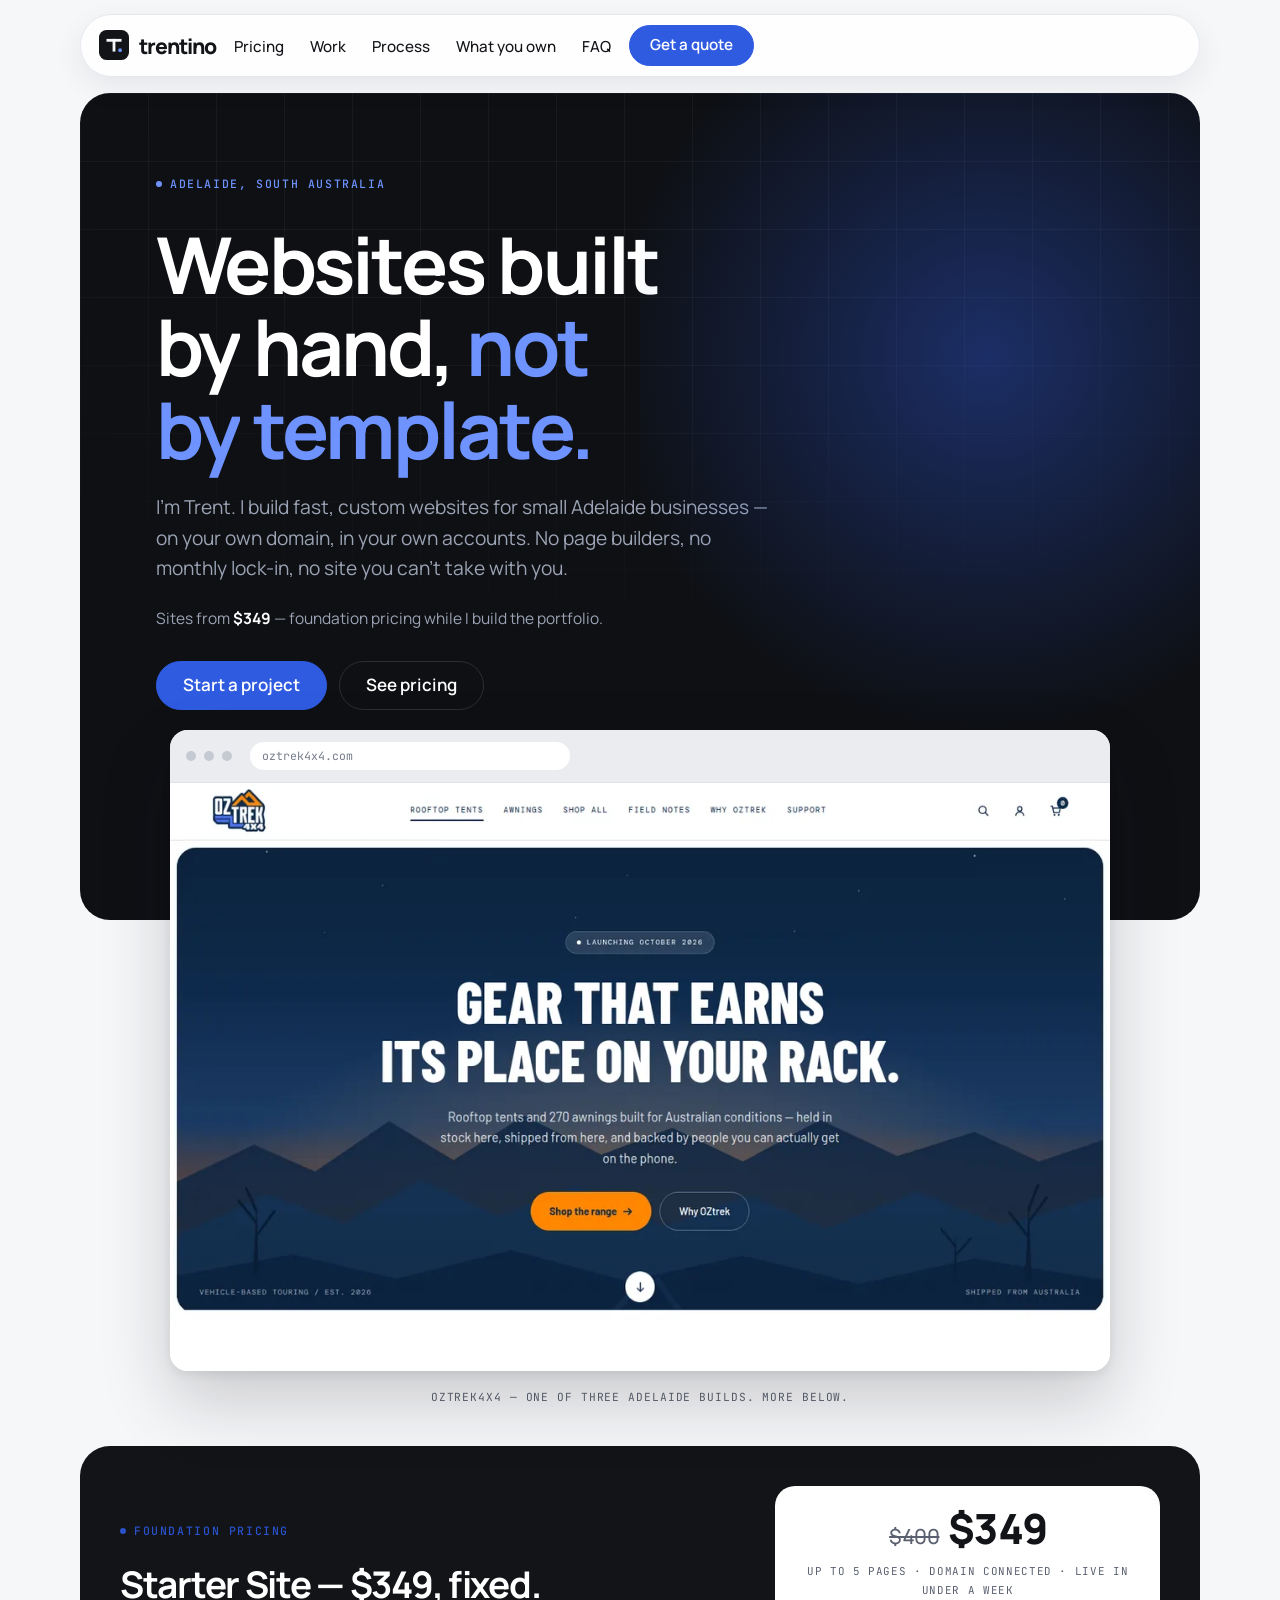
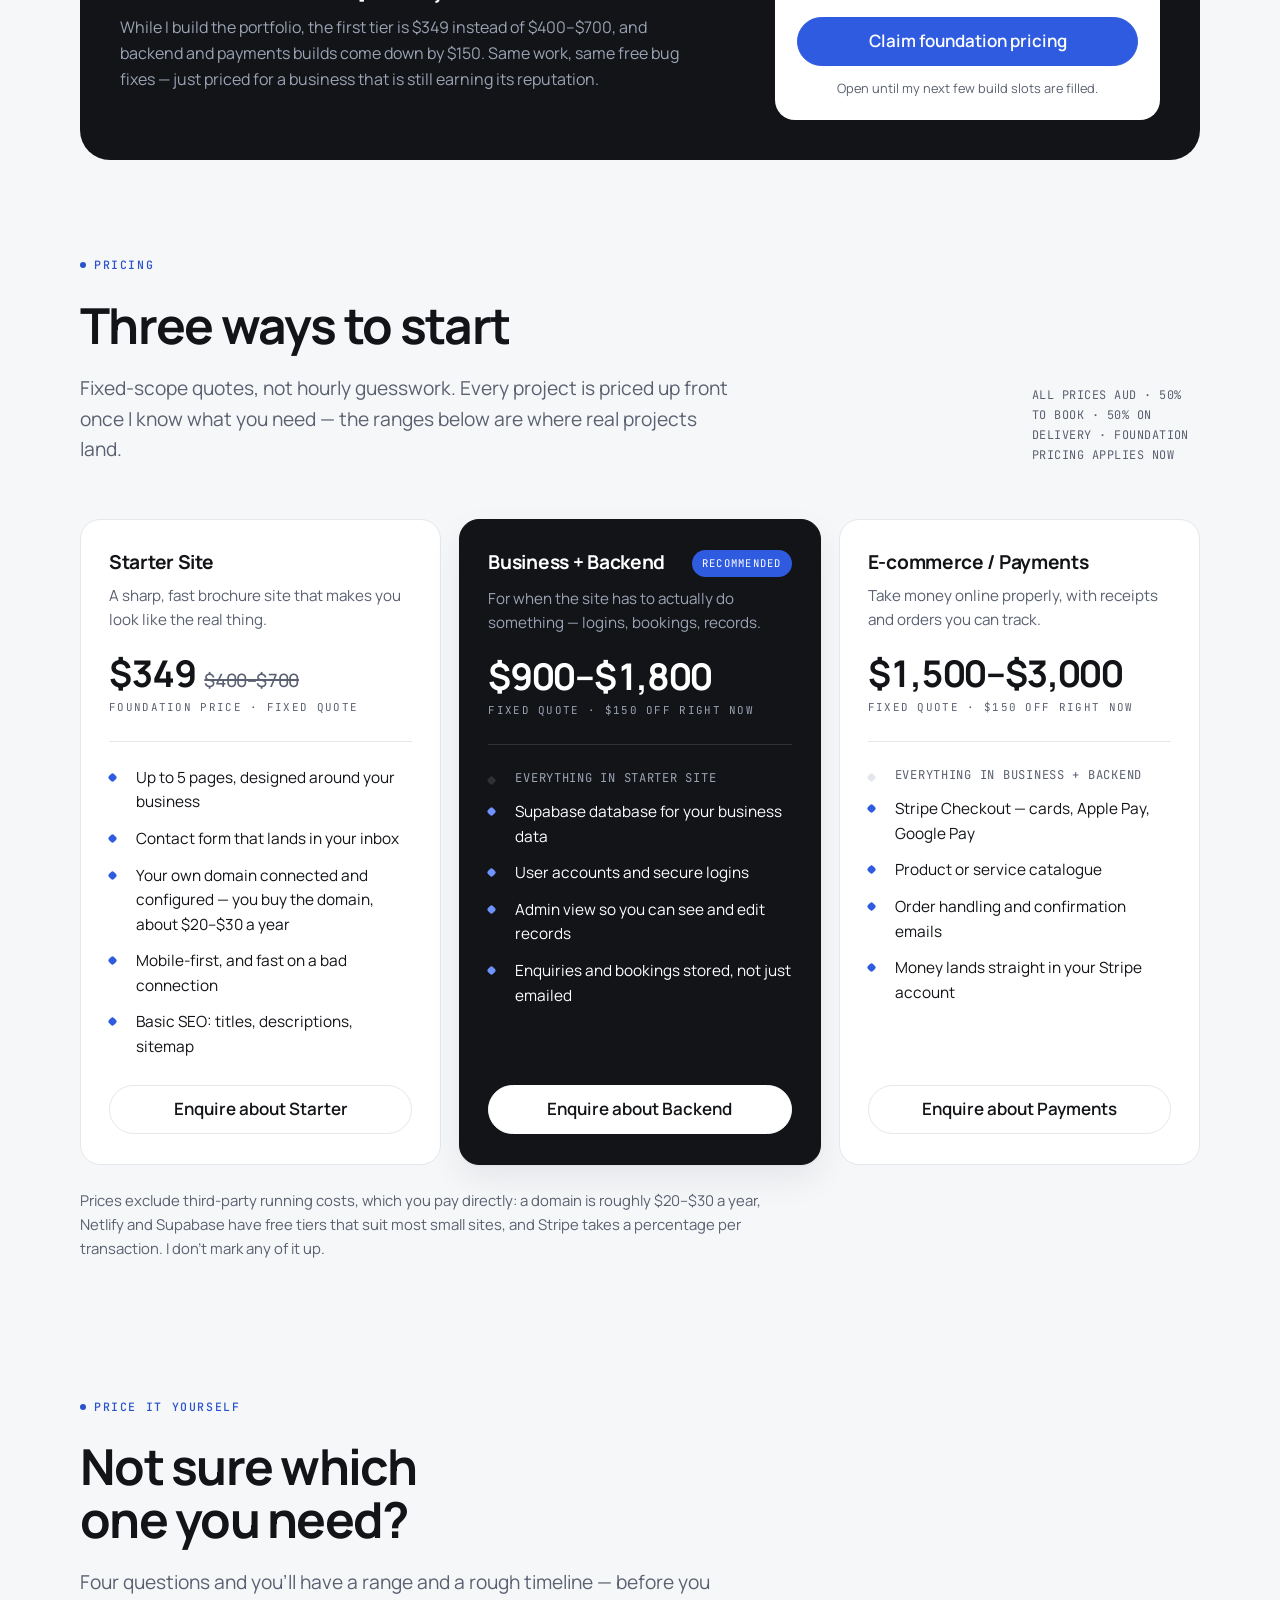
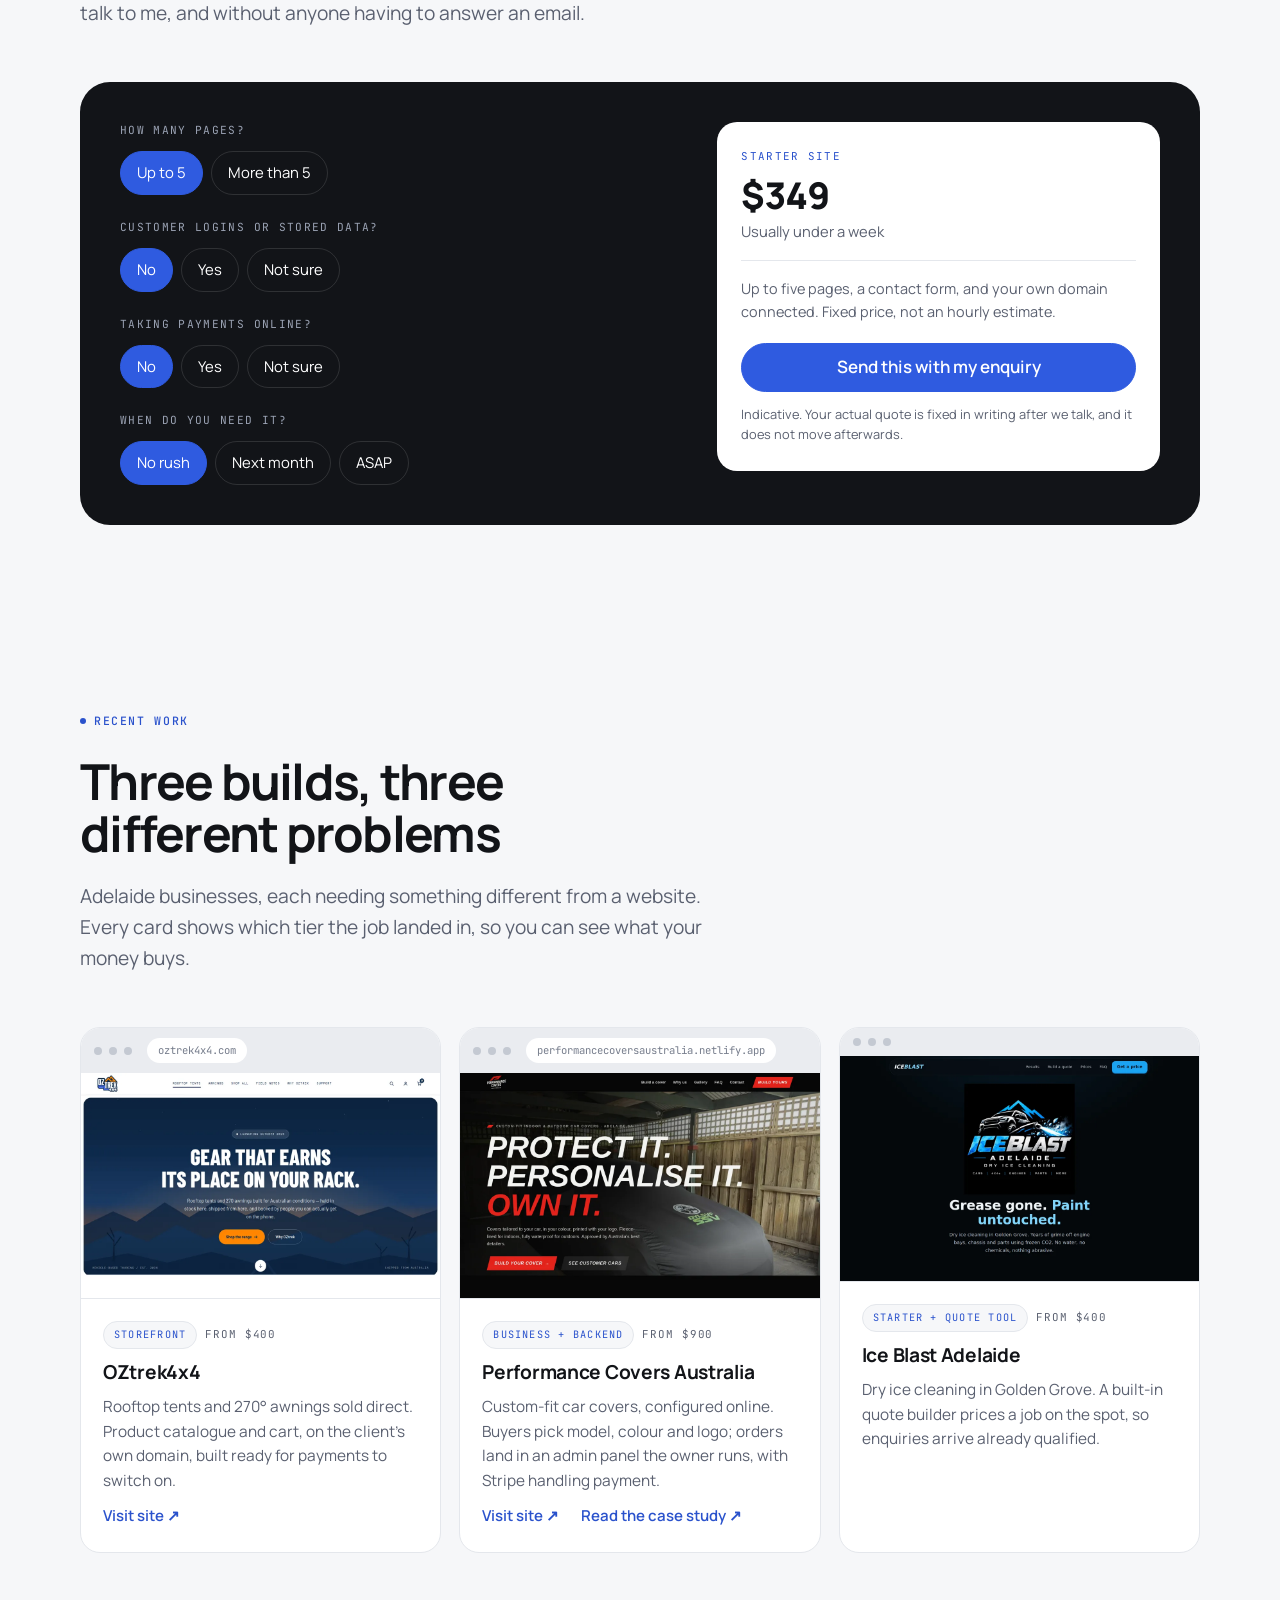
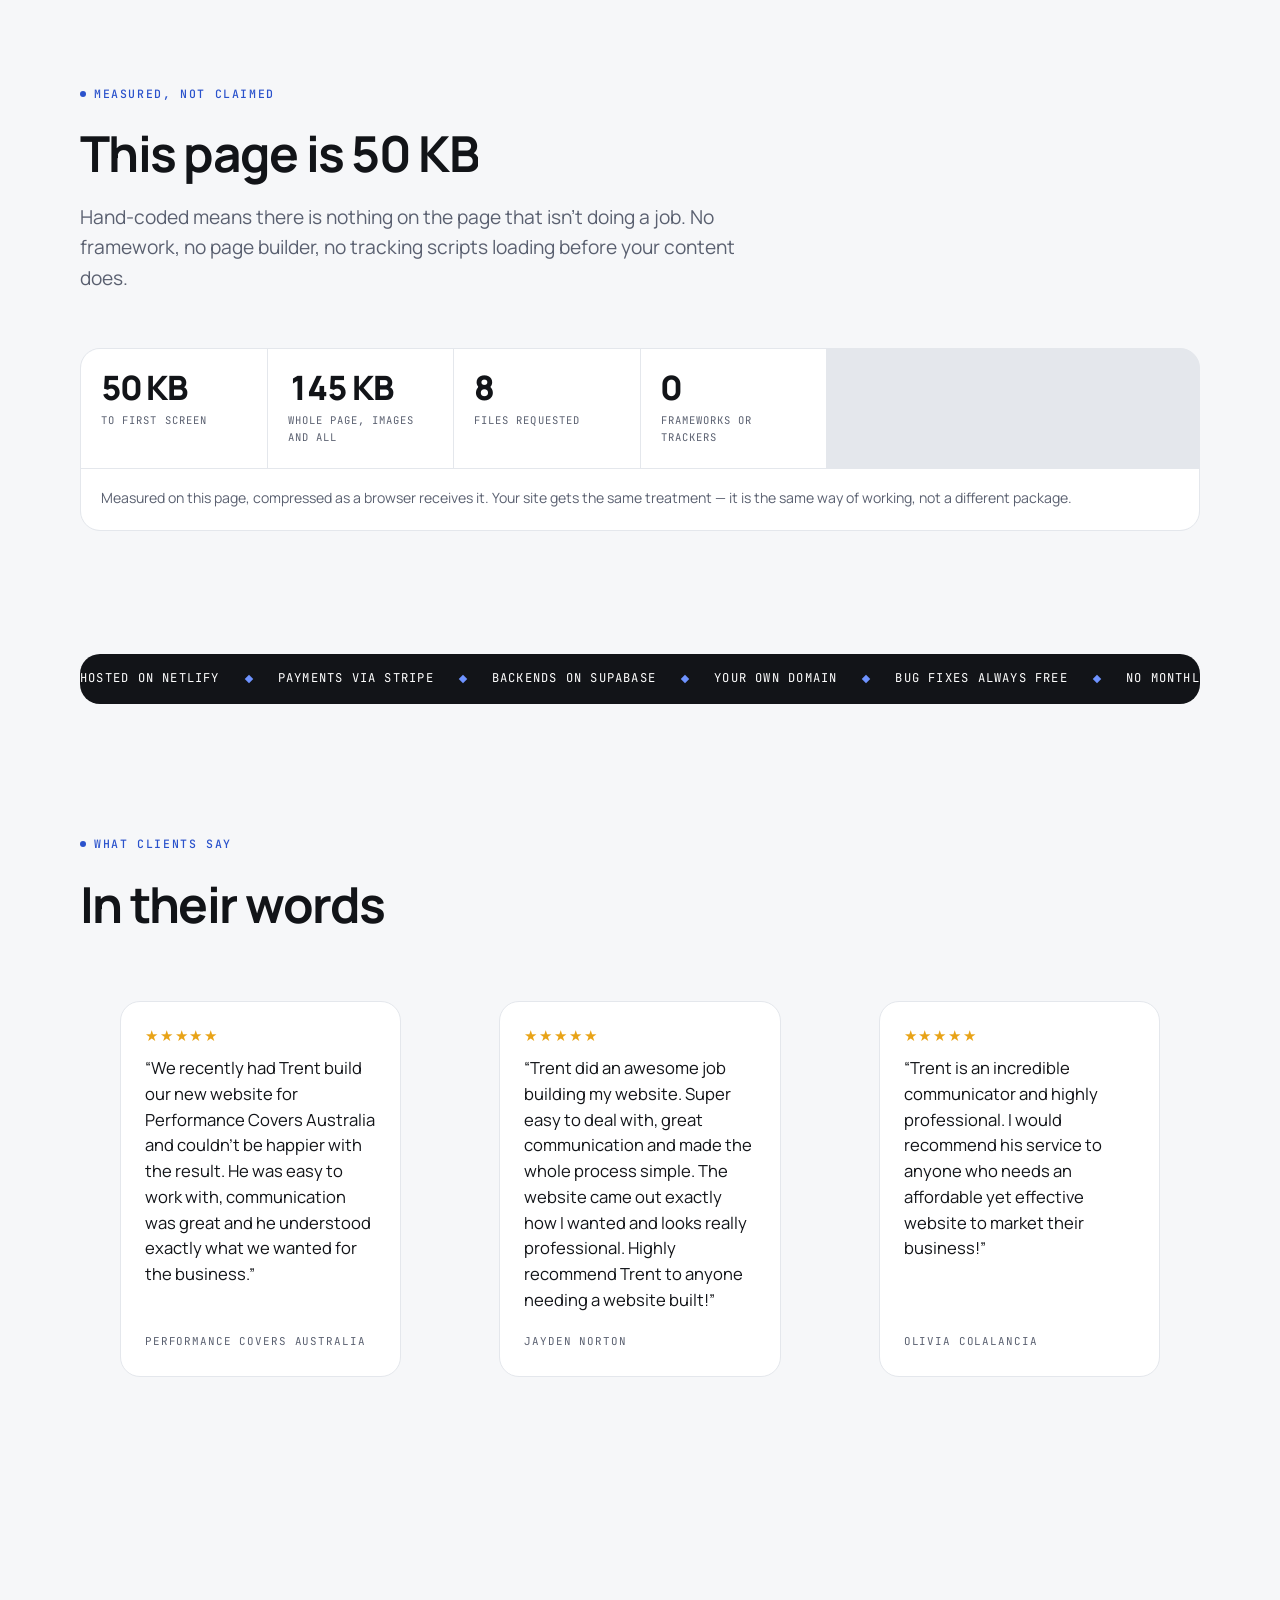
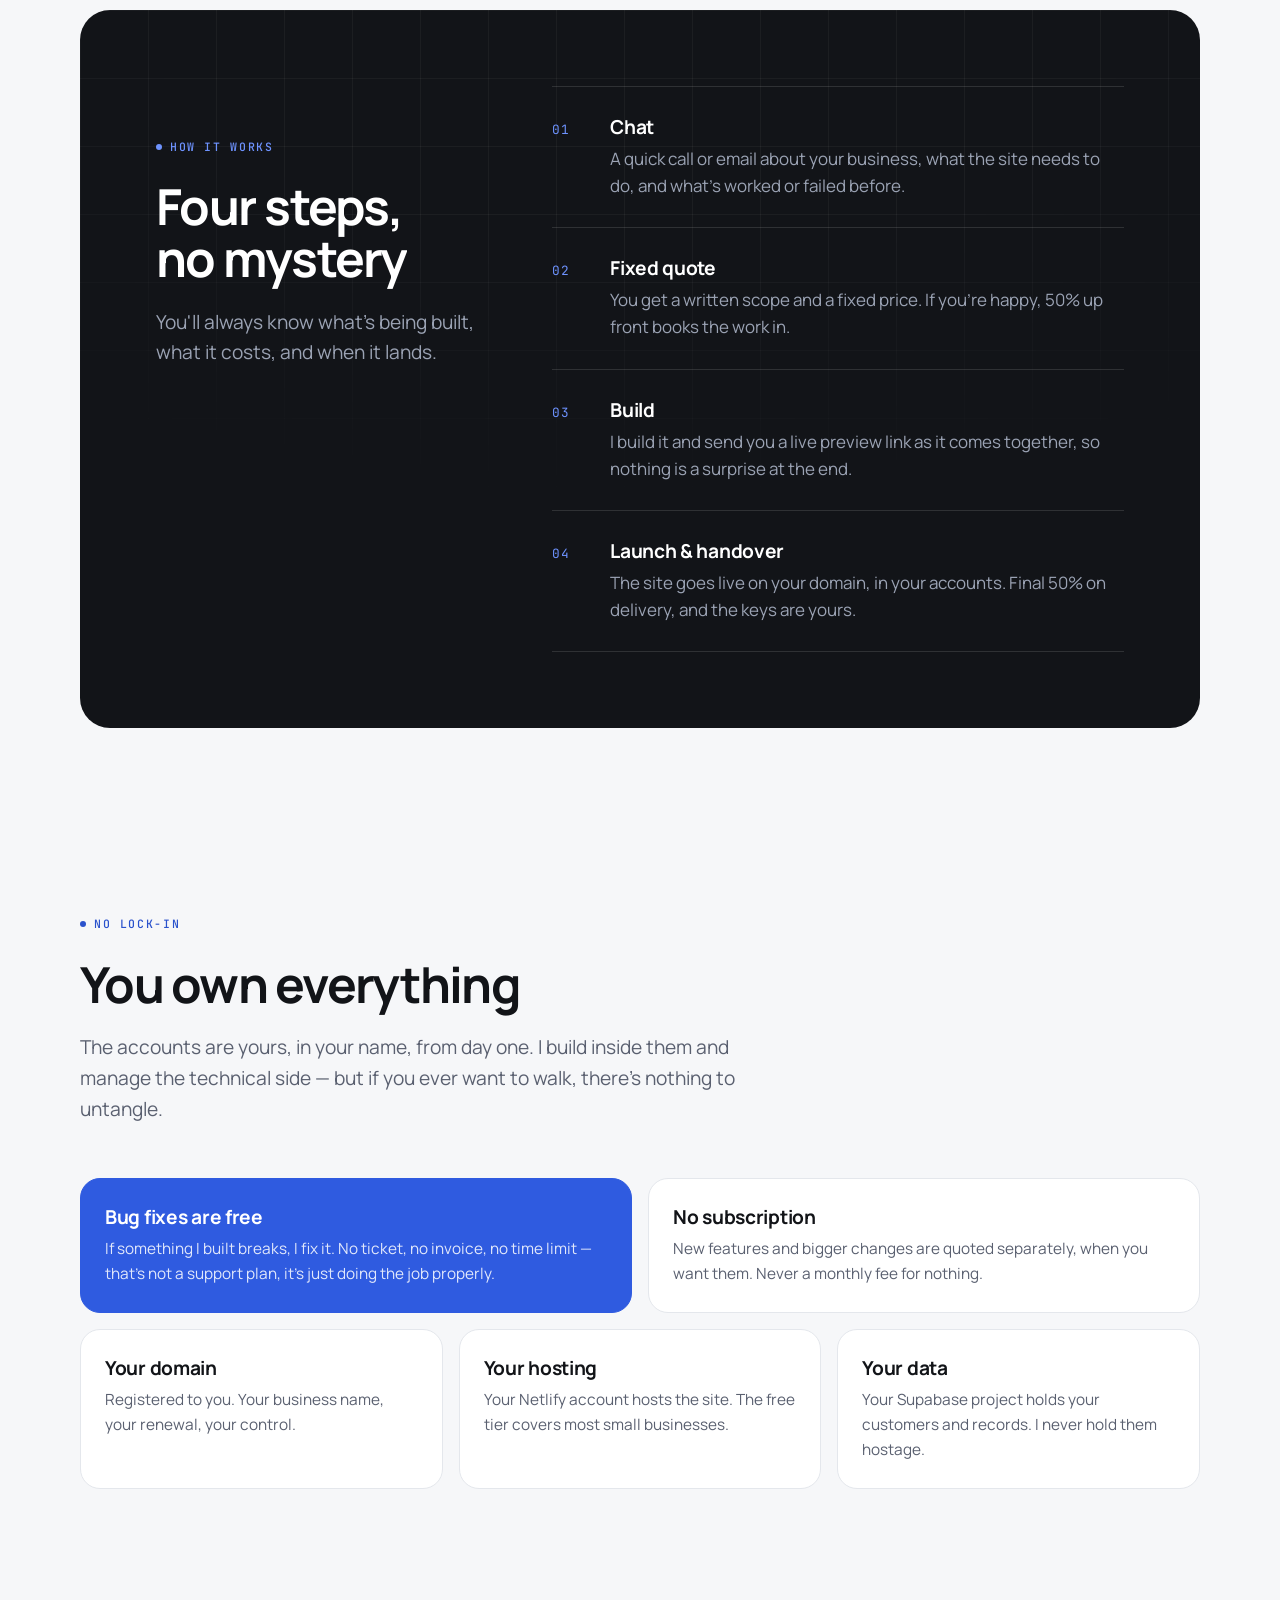
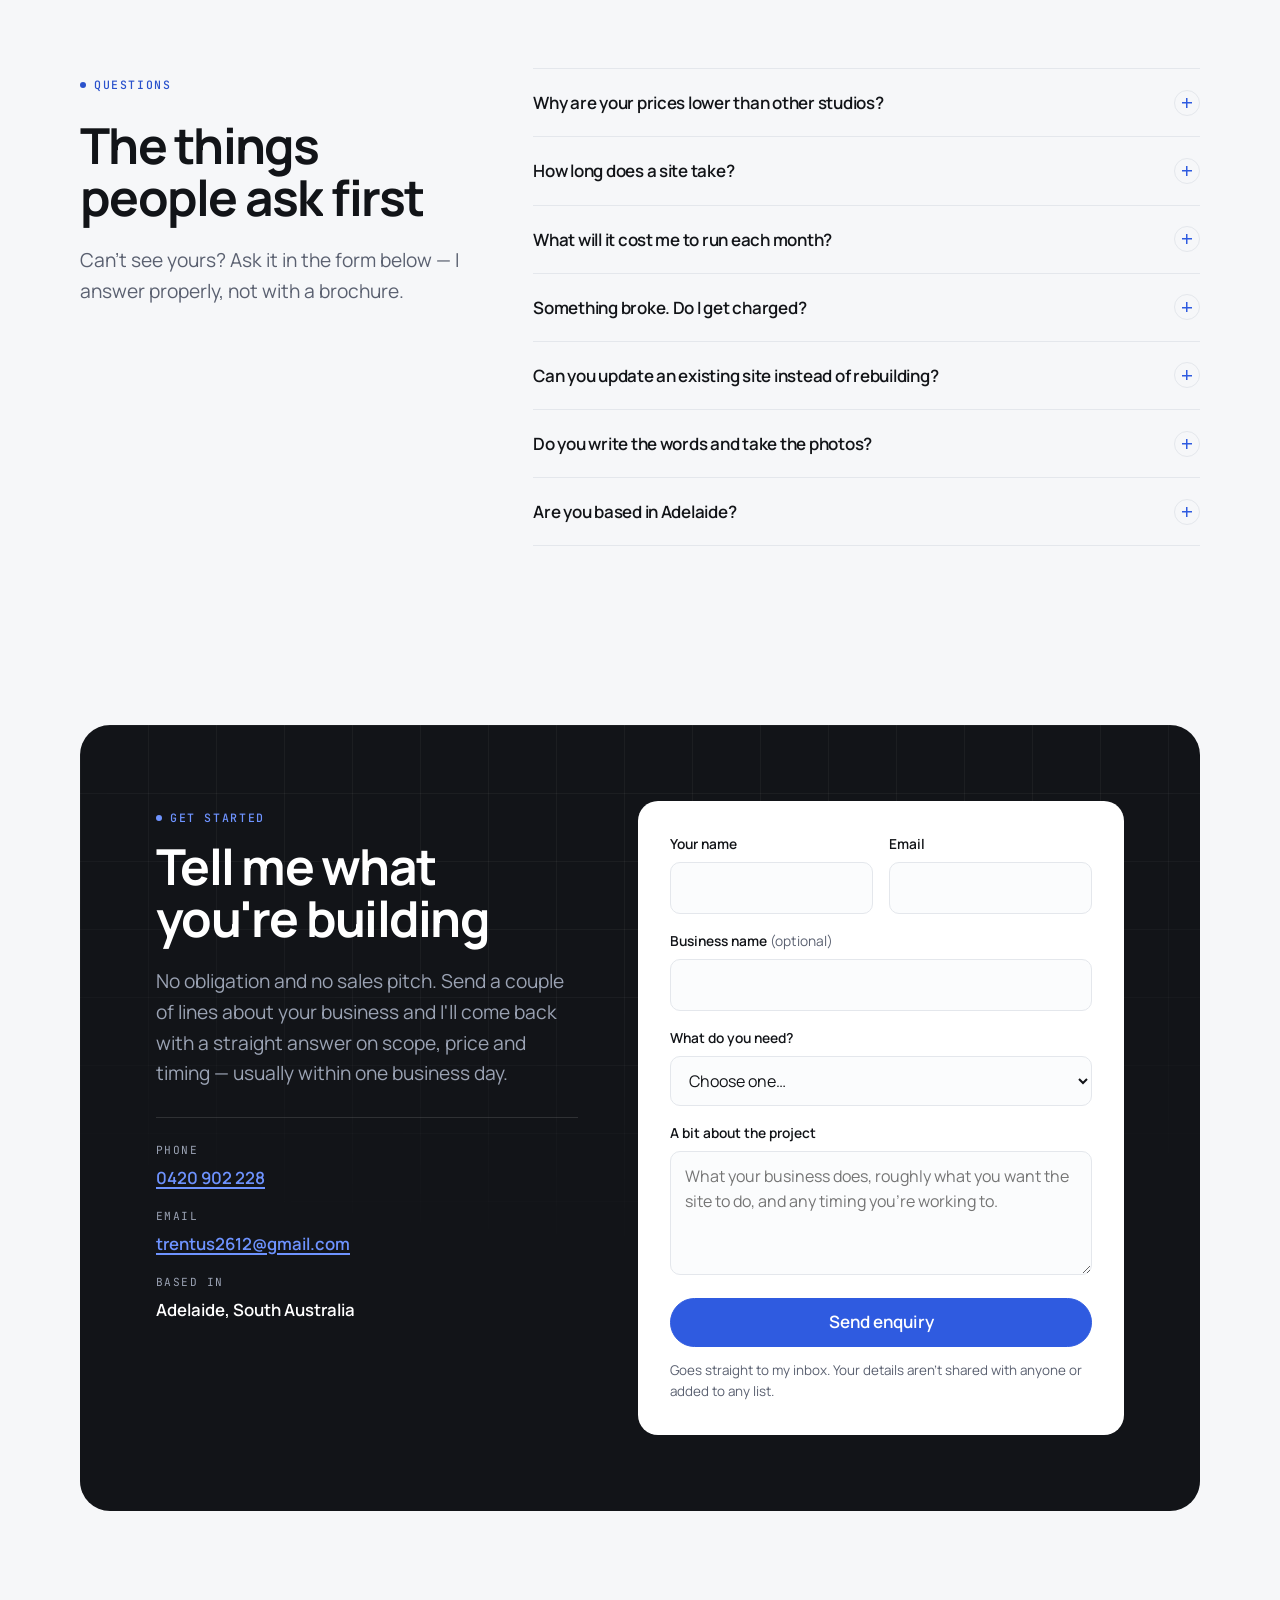
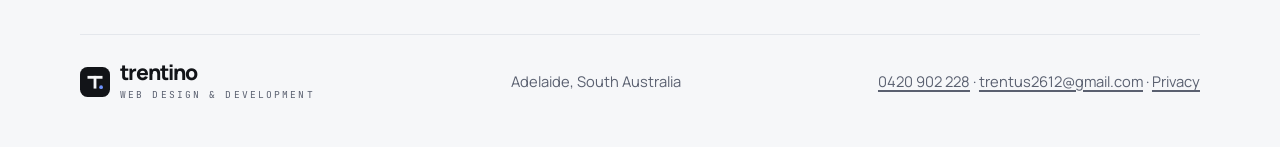
<file: index.html>
<!doctype html>
<html lang="en-AU">
<head>
<meta charset="utf-8">
<meta name="viewport" content="width=device-width, initial-scale=1">
<title>Trentino — Custom Websites for Adelaide Businesses</title>
<meta name="description" content="Trentino builds fast, hand-coded websites for Adelaide businesses — on your own domain, your own accounts. Starter sites from $349, Supabase backends, Stripe payments. Bug fixes always free.">
<link rel="canonical" href="https://trentinowebdesign.com/">

<meta property="og:type" content="website">
<meta property="og:title" content="Trentino — Custom Websites for Adelaide Businesses">
<meta property="og:description" content="Fast, hand-coded websites on your own domain and your own accounts. Starter sites from $349. Bug fixes always free.">
<meta property="og:url" content="https://trentinowebdesign.com/">
<meta property="og:image" content="https://trentinowebdesign.com/assets/img/og-image.png">
<meta property="og:image:width" content="1200">
<meta property="og:image:height" content="630">
<meta property="og:image:alt" content="Trentino — websites built by hand, not by template. Adelaide, SA.">
<meta name="twitter:image" content="https://trentinowebdesign.com/assets/img/og-image.png">
<meta name="twitter:card" content="summary_large_image">
<meta name="theme-color" content="#0e1014">

<script>document.documentElement.className += " js";</script>
<link rel="icon" href="/favicon.svg" type="image/svg+xml">
<link rel="preconnect" href="https://fonts.googleapis.com">
<link rel="preconnect" href="https://fonts.gstatic.com" crossorigin>
<link rel="stylesheet" href="https://fonts.googleapis.com/css2?family=JetBrains+Mono:wght@400;500&family=Manrope:wght@400;500;700;800&display=swap">
<link rel="stylesheet" href="/assets/css/styles.css?v=5">

<script type="application/ld+json">
{
  "@context": "https://schema.org",
  "@type": "ProfessionalService",
  "name": "Trentino",
  "description": "Custom website design and development for small businesses in Adelaide, South Australia.",
  "url": "https://trentinowebdesign.com/",
  "email": "trentus2612@gmail.com",
  "telephone": "+61420902228",
  "founder": { "@type": "Person", "name": "Trent Harrison" },
  "areaServed": { "@type": "City", "name": "Adelaide", "address": { "@type": "PostalAddress", "addressRegion": "SA", "addressCountry": "AU" } },
  "priceRange": "$349-$3000"
}
</script>

<script type="application/ld+json">
{
  "@context": "https://schema.org",
  "@type": "FAQPage",
  "mainEntity": [
    {
      "@type": "Question",
      "name": "Why are your prices lower than other studios?",
      "acceptedAnswer": {
        "@type": "Answer",
        "text": "Because Trentino is early. I have real builds behind me — three of them are above — but not the long back catalogue an established studio charges against. You get a hand-built site for less than the going rate, and I get work I'm proud to point at. That's the trade, and I'd rather say it plainly than pretend otherwise. Prices will go up as the list of finished work does."
      }
    },
    {
      "@type": "Question",
      "name": "How long does a site take?",
      "acceptedAnswer": {
        "@type": "Answer",
        "text": "A Starter Site is usually under a week from the day content is ready. Backend and payments work typically runs 2–4 weeks. The honest bottleneck is almost always getting copy and photos, not the code."
      }
    },
    {
      "@type": "Question",
      "name": "What will it cost me to run each month?",
      "acceptedAnswer": {
        "@type": "Answer",
        "text": "Usually close to nothing. A domain is about $20–$30 a year. Netlify and Supabase both have free tiers that comfortably handle a small business site. Stripe only charges a percentage when you actually take a payment. You pay these directly — I don't mark them up."
      }
    },
    {
      "@type": "Question",
      "name": "Something broke. Do I get charged?",
      "acceptedAnswer": {
        "@type": "Answer",
        "text": "No. If it's something I built and it stops working, fixing it is free. New features or changes of direction get quoted separately so you're never paying for work you didn't ask for."
      }
    },
    {
      "@type": "Question",
      "name": "Can you update an existing site instead of rebuilding?",
      "acceptedAnswer": {
        "@type": "Answer",
        "text": "Sometimes. If it's on a platform I can work with, I'll tell you honestly whether fixing it or rebuilding it is better value. I'd rather give you the cheaper answer than sell you a rebuild you don't need."
      }
    },
    {
      "@type": "Question",
      "name": "Do you write the words and take the photos?",
      "acceptedAnswer": {
        "@type": "Answer",
        "text": "I'll help shape the copy and lay it out so it reads well, and I'll work with photos you provide. Full copywriting or a photo shoot isn't included, but I can point you at people in Adelaide who do it well."
      }
    },
    {
      "@type": "Question",
      "name": "Are you based in Adelaide?",
      "acceptedAnswer": {
        "@type": "Answer",
        "text": "Yes — Adelaide based, and happy to meet in person if that's easier. Remote works fine too; plenty of the process is a shared preview link and a few messages."
      }
    }
  ]
}
</script>
</head>
<body>

<a class="skip-link" href="#main">Skip to content</a>

<header class="site-header">
  <div class="wrap">
    <div class="nav-bar">
      <a class="brand" href="/" aria-label="Trentino home">
        <svg class="brand-mark" viewBox="0 0 64 64" aria-hidden="true" focusable="false">
          <rect width="64" height="64" rx="16" fill="#121418"/>
          <rect x="16" y="19" width="32" height="6" fill="#F6F7F9"/>
          <rect x="29" y="19" width="6" height="27" fill="#F6F7F9"/>
          <circle cx="45" cy="43" r="4" fill="#6E93FF"/>
        </svg>
        <span class="brand-word">Trentino</span>
      </a>
      <nav aria-label="Primary" id="primary-nav">
        <ul class="nav-links">
          <li><a href="#pricing">Pricing</a></li>
          <li><a href="#work">Work</a></li>
          <li><a href="#process">Process</a></li>
          <li><a href="#ownership">What you own</a></li>
          <li><a href="#faq">FAQ</a></li>
        </ul>
      </nav>
      <a class="btn btn-primary" href="#contact">Get a quote</a>
      <button class="nav-toggle" type="button" aria-expanded="false" aria-label="Open menu" aria-controls="primary-nav"><span></span></button>
      <span class="scroll-progress"></span>
    </div>
  </div>
</header>

<main id="main">

  <!-- ===================== Hero ===================== -->
  <section class="hero">
    <div class="wrap">
      <div class="slab hero-slab">
        <div class="hero-inner">
          <p class="label" data-enter="1">Adelaide, South Australia</p>
          <h1 data-split>Websites built by hand, <span class="accent">not by template.</span></h1>
          <p class="lede" data-enter="3">
            I'm Trent. I build fast, custom websites for small Adelaide businesses —
            on your own domain, in your own accounts. No page builders, no monthly
            lock-in, no site you can't take with you.
          </p>
          <p class="hero-price" data-enter="4">Sites from <strong>$349</strong> — foundation pricing while I build the portfolio.</p>
          <div class="hero-actions" data-enter="5">
            <a class="btn btn-primary" href="#contact">Start a project</a>
            <a class="btn btn-outline" href="#pricing">See pricing</a>
          </div>
        </div>
      </div>

      <div class="hero-visual" data-enter="6">
        <div class="mockup">
          <div class="mockup-bar">
            <span class="mockup-dot"></span>
            <span class="mockup-dot"></span>
            <span class="mockup-dot"></span>
            <span class="mockup-url">oztrek4x4.com</span>
          </div>
          <img src="/assets/img/work/oztrek4x4.webp" width="1120" height="700"
               alt="The OZtrek4x4 storefront homepage, built by Trentino." loading="eager" decoding="async">
        </div>
      </div>

      <p class="mockup-caption">OZtrek4x4 — one of three Adelaide builds. More below.</p>
    </div>
  </section>

  <!-- ===================== Offer ===================== -->
  <section class="section" id="offer" style="padding-block:clamp(22px,3.5vw,40px)">
    <div class="wrap">
      <div class="promo" data-reveal>
        <div class="promo-copy">
          <p class="label">Foundation pricing</p>
          <h2 data-split>Starter Site — $349, fixed.</h2>
          <p class="lede">
            While I build the portfolio, the first tier is $349 instead of $400–$700, and
            backend and payments builds come down by $150. Same work, same free bug fixes —
            just priced for a business that is still earning its reputation.
          </p>
        </div>
        <div class="promo-act">
          <span class="promo-price"><s>$400</s> $349</span>
          <span class="promo-terms">Up to 5 pages · domain connected · live in under a week</span>
          <a class="btn btn-primary btn-block" href="#contact">Claim foundation pricing</a>
          <p class="promo-fine">Open until my next few build slots are filled.</p>
        </div>
      </div>
    </div>
  </section>

  <!-- ===================== Pricing ===================== -->
  <section class="section" id="pricing" style="padding-top:clamp(28px,4vw,48px)">
    <div class="wrap">
      <div class="pricing-head">
        <div class="section-head" data-reveal>
          <p class="label">Pricing</p>
          <h2 data-split>Three ways to start</h2>
          <p class="lede">
            Fixed-scope quotes, not hourly guesswork. Every project is priced up front
            once I know what you need — the ranges below are where real projects land.
          </p>
        </div>
        <p class="note">All prices AUD · 50% to book · 50% on delivery · foundation pricing applies now</p>
      </div>

      <div class="tiers" data-stagger>

        <article class="tier">
          <div class="tier-top"><h3>Starter Site</h3></div>
          <p class="tier-note">A sharp, fast brochure site that makes you look like the real thing.</p>
          <span class="tier-price">$349 <s>$400–$700</s></span>
          <span class="tier-terms">Foundation price · fixed quote</span>
          <ul>
            <li>Up to 5 pages, designed around your business</li>
            <li>Contact form that lands in your inbox</li>
            <li>Your own domain connected and configured &mdash; you buy the domain, about $20&ndash;$30 a year</li>
            <li>Mobile-first, and fast on a bad connection</li>
            <li>Basic SEO: titles, descriptions, sitemap</li>
          </ul>
          <a class="btn btn-outline btn-block" href="#contact">Enquire about Starter</a>
        </article>

        <article class="tier tier-dark">
          <div class="tier-top">
            <h3>Business&nbsp;+&nbsp;Backend</h3>
            <span class="tier-mark">Recommended</span>
          </div>
          <p class="tier-note">For when the site has to actually do something — logins, bookings, records.</p>
          <span class="tier-price">$900–$1,800</span>
          <span class="tier-terms">Fixed quote · $150 off right now</span>
          <ul>
            <li class="carried">Everything in Starter Site</li>
            <li>Supabase database for your business data</li>
            <li>User accounts and secure logins</li>
            <li>Admin view so you can see and edit records</li>
            <li>Enquiries and bookings stored, not just emailed</li>
          </ul>
          <a class="btn btn-light btn-block" href="#contact">Enquire about Backend</a>
        </article>

        <article class="tier">
          <div class="tier-top"><h3>E-commerce&nbsp;/&nbsp;Payments</h3></div>
          <p class="tier-note">Take money online properly, with receipts and orders you can track.</p>
          <span class="tier-price">$1,500–$3,000</span>
          <span class="tier-terms">Fixed quote · $150 off right now</span>
          <ul>
            <li class="carried">Everything in Business + Backend</li>
            <li>Stripe Checkout — cards, Apple&nbsp;Pay, Google&nbsp;Pay</li>
            <li>Product or service catalogue</li>
            <li>Order handling and confirmation emails</li>
            <li>Money lands straight in your Stripe account</li>
          </ul>
          <a class="btn btn-outline btn-block" href="#contact">Enquire about Payments</a>
        </article>

      </div>

      <p class="pricing-foot" data-reveal>
        Prices exclude third-party running costs, which you pay directly: a domain is roughly
        $20–$30 a year, Netlify and Supabase have free tiers that suit most small sites, and
        Stripe takes a percentage per transaction. I don't mark any of it up.
      </p>
    </div>
  </section>

  <!-- ===================== Estimator ===================== -->
  <section class="section est-section" id="estimate" style="padding-top:clamp(24px,3.5vw,40px)">
    <div class="wrap">
      <div class="section-head" data-reveal>
        <p class="label">Price it yourself</p>
        <h2 data-split>Not sure which one you need?</h2>
        <p class="lede">
          Four questions and you'll have a range and a rough timeline — before you talk to me,
          and without anyone having to answer an email.
        </p>
      </div>

      <div class="est" data-reveal>
        <form id="estimator">
          <fieldset>
            <legend>How many pages?</legend>
            <div class="est-opts">
            <label><input type="radio" name="pages" value="few" checked><span>Up to 5</span></label>
            <label><input type="radio" name="pages" value="many"><span>More than 5</span></label>
            </div>
          </fieldset>
          <fieldset>
            <legend>Customer logins or stored data?</legend>
            <div class="est-opts">
            <label><input type="radio" name="data" value="no" checked><span>No</span></label>
            <label><input type="radio" name="data" value="yes"><span>Yes</span></label>
            <label><input type="radio" name="data" value="unsure"><span>Not sure</span></label>
            </div>
          </fieldset>
          <fieldset>
            <legend>Taking payments online?</legend>
            <div class="est-opts">
            <label><input type="radio" name="payments" value="no" checked><span>No</span></label>
            <label><input type="radio" name="payments" value="yes"><span>Yes</span></label>
            <label><input type="radio" name="payments" value="unsure"><span>Not sure</span></label>
            </div>
          </fieldset>
          <fieldset>
            <legend>When do you need it?</legend>
            <div class="est-opts">
            <label><input type="radio" name="when" value="no rush" checked><span>No rush</span></label>
            <label><input type="radio" name="when" value="next month"><span>Next month</span></label>
            <label><input type="radio" name="when" value="as soon as possible"><span>ASAP</span></label>
            </div>
          </fieldset>
        </form>

        <div class="est-out" aria-live="polite">
          <span class="est-tier" id="est-tier">Starter Site</span>
          <span class="est-price" id="est-price">$349</span>
          <span class="est-time" id="est-time">Usually under a week</span>
          <p class="est-note" id="est-note">Up to five pages, a contact form, and your own domain connected. Fixed price, not an hourly estimate.</p>
          <button class="btn btn-primary btn-block" type="button" id="est-send">Send this with my enquiry</button>
          <p class="est-fine">Indicative. Your actual quote is fixed in writing after we talk, and it does not move afterwards.</p>
        </div>
      </div>
    </div>
  </section>

  <!-- ===================== Work ===================== -->
  <section class="section" id="work">
    <div class="wrap">
      <div class="section-head" data-reveal>
        <p class="label">Recent work</p>
        <h2 data-split>Three builds, three different problems</h2>
        <p class="lede">
          Adelaide businesses, each needing something different from a website. Every card
          shows which tier the job landed in, so you can see what your money buys.
        </p>
      </div>

      <div class="work-grid" data-stagger>

        <article class="work-card">
          <div class="work-shot">
            <div class="work-chrome">
              <span class="work-dot"></span><span class="work-dot"></span><span class="work-dot"></span>
              <span class="work-url">oztrek4x4.com</span>
            </div>
            <img src="/assets/img/work/oztrek4x4.webp" width="1120" height="700" alt="OZtrek4x4 homepage: a dark hero reading Gear that earns its place on your rack, above a product navigation bar." loading="lazy" decoding="async">
          </div>
          <div class="work-body">
            <div class="work-meta">
              <span class="work-tag">Storefront</span>
              <span class="work-price">from $400</span>
            </div>
            <h3>OZtrek4x4</h3>
            <p>Rooftop tents and 270° awnings sold direct. Product catalogue and cart, on the client's own domain, built ready for payments to switch on.</p>
            <a class="work-link" href="https://oztrek4x4.com" target="_blank" rel="noopener">Visit site</a>
          </div>
        </article>

        <article class="work-card">
          <div class="work-shot">
            <div class="work-chrome">
              <span class="work-dot"></span><span class="work-dot"></span><span class="work-dot"></span>
              <span class="work-url">performancecoversaustralia.netlify.app</span>
            </div>
            <img src="/assets/img/work/performance-covers.webp" width="1120" height="700" alt="Performance Covers Australia homepage: a car under a fitted cover behind the headline Protect it. Personalise it. Own it." loading="lazy" decoding="async">
          </div>
          <div class="work-body">
            <div class="work-meta">
              <span class="work-tag">Business + Backend</span>
              <span class="work-price">from $900</span>
            </div>
            <h3>Performance Covers Australia</h3>
            <p>Custom-fit car covers, configured online. Buyers pick model, colour and logo; orders land in an admin panel the owner runs, with Stripe handling payment.</p>
            <div class="work-links">
              <a class="work-link" href="https://performancecoversaustralia.netlify.app" target="_blank" rel="noopener">Visit site</a>
              <a class="work-link" href="/work/performance-covers.html">Read the case study</a>
            </div>
          </div>
        </article>

        <article class="work-card">
          <div class="work-shot">
            <div class="work-chrome">
              <span class="work-dot"></span><span class="work-dot"></span><span class="work-dot"></span>
            </div>
            <img src="/assets/img/work/ice-blast-adelaide.webp" width="1120" height="700" alt="Ice Blast Adelaide homepage: the business logo above the headline Grease gone. Paint untouched." loading="lazy" decoding="async">
          </div>
          <div class="work-body">
            <div class="work-meta">
              <span class="work-tag">Starter + quote tool</span>
              <span class="work-price">from $400</span>
            </div>
            <h3>Ice Blast Adelaide</h3>
            <p>Dry ice cleaning in Golden Grove. A built-in quote builder prices a job on the spot, so enquiries arrive already qualified.</p>
          </div>
        </article>
      </div>
    </div>
  </section>

  <!-- ===================== Proof ===================== -->
  <section class="section" id="speed" style="padding-top:clamp(20px,3vw,34px)">
    <div class="wrap">
      <div class="section-head" data-reveal>
        <p class="label">Measured, not claimed</p>
        <h2 data-split>This page is 50 KB</h2>
        <p class="lede">
          Hand-coded means there is nothing on the page that isn't doing a job. No framework,
          no page builder, no tracking scripts loading before your content does.
        </p>
      </div>
      <div class="proof" data-reveal>
        <div><span class="proof-n">50 KB</span><span class="proof-l">to first screen</span></div>
        <div><span class="proof-n">145 KB</span><span class="proof-l">whole page, images and all</span></div>
        <div><span class="proof-n">8</span><span class="proof-l">files requested</span></div>
        <div><span class="proof-n">0</span><span class="proof-l">frameworks or trackers</span></div>
        <p class="proof-note">
          Measured on this page, compressed as a browser receives it. Your site gets the same
          treatment — it is the same way of working, not a different package.
        </p>
      </div>
    </div>
  </section>

  <!-- ===================== Marquee ===================== -->
  <section class="section" style="padding-block:clamp(20px,3vw,34px)" aria-label="How Trentino builds">
    <div class="wrap">
      <div class="marquee-band" data-reveal>
        <div class="marquee">
        <ul>
          <li>Hosted on Netlify</li>
          <li>Payments via Stripe</li>
          <li>Backends on Supabase</li>
          <li>Your own domain</li>
          <li>Bug fixes always free</li>
          <li>No monthly lock-in</li>
        </ul>
        <ul aria-hidden="true">
          <li>Hosted on Netlify</li>
          <li>Payments via Stripe</li>
          <li>Backends on Supabase</li>
          <li>Your own domain</li>
          <li>Bug fixes always free</li>
          <li>No monthly lock-in</li>
        </ul>
        </div>
      </div>
    </div>
  </section>

  <!-- ===================== Testimonials ===================== -->
  <section class="section" id="quotes">
    <div class="wrap">
      <div class="section-head" data-reveal>
        <p class="label">What clients say</p>
        <h2 data-split>In their words</h2>
      </div>
      <!-- Verbatim Google reviews. Do not reword them: the Read on Google link
           below lets anyone check, and an edited quote is worse than none. -->
      <div class="quotes" data-stagger>
        <figure class="quote">
          <p class="stars" role="img" aria-label="Rated 5 out of 5"><span aria-hidden="true">&#9733;&#9733;&#9733;&#9733;&#9733;</span></p>
          <blockquote>&ldquo;We recently had Trent build our new website for Performance Covers
          Australia and couldn&rsquo;t be happier with the result. He was easy to work with,
          communication was great and he understood exactly what we wanted for the
          business.&rdquo;</blockquote>
          <figcaption>Performance Covers Australia</figcaption>
        </figure>
        <figure class="quote">
          <p class="stars" role="img" aria-label="Rated 5 out of 5"><span aria-hidden="true">&#9733;&#9733;&#9733;&#9733;&#9733;</span></p>
          <blockquote>&ldquo;Trent did an awesome job building my website. Super easy to deal with,
          great communication and made the whole process simple. The website came out exactly how
          I wanted and looks really professional. Highly recommend Trent to anyone needing a
          website built!&rdquo;</blockquote>
          <figcaption>Jayden Norton</figcaption>
        </figure>
        <figure class="quote">
          <p class="stars" role="img" aria-label="Rated 5 out of 5"><span aria-hidden="true">&#9733;&#9733;&#9733;&#9733;&#9733;</span></p>
          <blockquote>&ldquo;Trent is an incredible communicator and highly professional. I would
          recommend his service to anyone who needs an affordable yet effective website to market
          their business!&rdquo;</blockquote>
          <figcaption>Olivia Colalancia</figcaption>
        </figure>
      </div>
      <p class="quotes-source" data-reveal>
        Every quote above is a review left on Google.
        <a href="https://g.page/r/Cf-lcQOAGXk0EAE" target="_blank" rel="noopener">Read them on Google</a>
      </p>
    </div>
  </section>


  <!-- ===================== Process ===================== -->
  <section class="section" id="process">
    <div class="wrap">
      <div class="slab">
        <div class="slab-inner">
          <div class="process-grid">
          <div class="section-head" data-reveal>
            <p class="label">How it works</p>
            <h2 data-split>Four steps, no mystery</h2>
            <p class="lede">You'll always know what's being built, what it costs, and when it lands.</p>
          </div>

          <ol class="track" data-stagger>
            <li>
              <div>
                <h3>Chat</h3>
                <p>A quick call or email about your business, what the site needs to do, and what's worked or failed before.</p>
              </div>
            </li>
            <li>
              <div>
                <h3>Fixed quote</h3>
                <p>You get a written scope and a fixed price. If you're happy, 50% up front books the work in.</p>
              </div>
            </li>
            <li>
              <div>
                <h3>Build</h3>
                <p>I build it and send you a live preview link as it comes together, so nothing is a surprise at the end.</p>
              </div>
            </li>
            <li>
              <div>
                <h3>Launch &amp; handover</h3>
                <p>The site goes live on your domain, in your accounts. Final 50% on delivery, and the keys are yours.</p>
              </div>
            </li>
          </ol>
          </div>
        </div>
      </div>
    </div>
  </section>

  <!-- ===================== Ownership ===================== -->
  <section class="section" id="ownership">
    <div class="wrap">
      <div class="section-head" data-reveal>
        <p class="label">No lock-in</p>
        <h2 data-split>You own everything</h2>
        <p class="lede">
          The accounts are yours, in your name, from day one. I build inside them and manage
          the technical side — but if you ever want to walk, there's nothing to untangle.
        </p>
      </div>

      <div class="bento" data-stagger>
        <div class="cell cell-accent">
          <h3>Bug fixes are free</h3>
          <p>If something I built breaks, I fix it. No ticket, no invoice, no time limit — that's not a support plan, it's just doing the job properly.</p>
        </div>
        <div class="cell cell-wide">
          <h3>No subscription</h3>
          <p>New features and bigger changes are quoted separately, when you want them. Never a monthly fee for nothing.</p>
        </div>
        <div class="cell">
          <h3>Your domain</h3>
          <p>Registered to you. Your business name, your renewal, your control.</p>
        </div>
        <div class="cell">
          <h3>Your hosting</h3>
          <p>Your Netlify account hosts the site. The free tier covers most small businesses.</p>
        </div>
        <div class="cell">
          <h3>Your data</h3>
          <p>Your Supabase project holds your customers and records. I never hold them hostage.</p>
        </div>
      </div>
    </div>
  </section>

  <!-- ===================== FAQ ===================== -->
  <section class="section" id="faq">
    <div class="wrap">
      <div class="faq-grid">
        <div class="section-head" data-reveal>
          <p class="label">Questions</p>
          <h2 data-split>The things people ask first</h2>
          <p class="lede">Can't see yours? Ask it in the form below — I answer properly, not with a brochure.</p>
        </div>

        <div class="faq" data-stagger>
          <details>
            <summary>Why are your prices lower than other studios?</summary>
            <p>
              Because I'm early, not because the work is. Three Adelaide businesses are running
              sites I built — their words are further up this page. What I don't have yet is the
              long back catalogue an established studio charges against, and foundation pricing
              reflects that rather than the quality of the build. It goes up as the list of
              finished work does.
            </p>
          </details>

          <details>
            <summary>How long does a site take?</summary>
            <p>
              A Starter Site is usually under a week from the day content is ready. Backend and
              payments work typically runs 2–4 weeks. The honest bottleneck is almost always
              getting copy and photos, not the code.
            </p>
          </details>
          <details>
            <summary>What will it cost me to run each month?</summary>
            <p>
              Usually close to nothing. A domain is about $20–$30 a year. Netlify and Supabase
              both have free tiers that comfortably handle a small business site. Stripe only
              charges a percentage when you actually take a payment. You pay these directly —
              I don't mark them up.
            </p>
          </details>
          <details>
            <summary>Something broke. Do I get charged?</summary>
            <p>
              No. If it's something I built and it stops working, fixing it is free. New features
              or changes of direction get quoted separately so you're never paying for work you
              didn't ask for.
            </p>
          </details>
          <details>
            <summary>Can you update an existing site instead of rebuilding?</summary>
            <p>
              Sometimes. If it's on a platform I can work with, I'll tell you honestly whether
              fixing it or rebuilding it is better value. I'd rather give you the cheaper answer
              than sell you a rebuild you don't need.
            </p>
          </details>
          <details>
            <summary>Do you write the words and take the photos?</summary>
            <p>
              I'll help shape the copy and lay it out so it reads well, and I'll work with photos
              you provide. Full copywriting or a photo shoot isn't included, but I can point you
              at people in Adelaide who do it well.
            </p>
          </details>
          <details>
            <summary>Are you based in Adelaide?</summary>
            <p>
              Yes — Adelaide based, and happy to meet in person if that's easier. Remote works
              fine too; plenty of the process is a shared preview link and a few messages.
            </p>
          </details>
        </div>
      </div>
    </div>
  </section>

  <!-- ===================== Contact ===================== -->
  <section class="section" id="contact">
    <div class="wrap">
      <div class="slab">
        <div class="slab-inner">
          <div class="contact-grid" data-stagger>

            <div>
              <p class="label">Get started</p>
              <h2 data-split>Tell me what you're building</h2>
              <p class="lede">
                No obligation and no sales pitch. Send a couple of lines about your business and
                I'll come back with a straight answer on scope, price and timing — usually within
                one business day.
              </p>
              <!-- BOOKING LINK: once you have one (Cal.com is free), paste it in and
                   delete the comment markers around this block.
              <p style="margin-top:22px">
                <a class="btn btn-light" href="PASTE_YOUR_BOOKING_LINK">Book a 15-minute call</a>
              </p>
              -->
              <dl class="contact-direct">
                <div>
                  <dt>Phone</dt>
                  <dd><a href="tel:+61420902228">0420 902 228</a></dd>
                </div>
                <div>
                  <dt>Email</dt>
                  <dd><a href="mailto:trentus2612@gmail.com">trentus2612@gmail.com</a></dd>
                </div>
                <div>
                  <dt>Based in</dt>
                  <dd>Adelaide, South Australia</dd>
                </div>
              </dl>
            </div>

            <div class="form-card">
              <!-- Netlify detects this form while processing index.html during a deploy.
                   Detection must be ON in the dashboard BEFORE the deploy that carries this
                   file, and deploys are incremental: if index.html has not changed, it is not
                   re-uploaded and not re-scanned. Turning detection on later does nothing until
                   this file changes again. -->
              <form name="enquiry" method="POST" data-netlify="true" netlify-honeypot="company-website" action="/thanks.html">
                <input type="hidden" name="form-name" value="enquiry">
                <p class="form-hp">
                  <label>Leave this field empty: <input name="company-website" tabindex="-1" autocomplete="off"></label>
                </p>

                <div class="field-row">
                  <div class="field">
                    <label for="name">Your name</label>
                    <input id="name" name="name" type="text" autocomplete="name" required>
                  </div>
                  <div class="field">
                    <label for="email">Email</label>
                    <input id="email" name="email" type="email" autocomplete="email" required>
                  </div>
                </div>

                <div class="field">
                  <label for="business">Business name <span class="hint">(optional)</span></label>
                  <input id="business" name="business" type="text" autocomplete="organization">
                </div>

                <div class="field">
                  <label for="project">What do you need?</label>
                  <select id="project" name="project" required>
                    <option value="">Choose one…</option>
                    <option>Starter Site — up to 5 pages</option>
                    <option>Business + Backend — data &amp; logins</option>
                    <option>E-commerce / Payments — Stripe checkout</option>
                    <option>Not sure yet — need advice</option>
                  </select>
                </div>

                <div class="field">
                  <label for="message">A bit about the project</label>
                  <textarea id="message" name="message" required placeholder="What your business does, roughly what you want the site to do, and any timing you're working to."></textarea>
                </div>

                <button class="btn btn-primary btn-block" type="submit">Send enquiry</button>
                <p class="form-fine">Goes straight to my inbox. Your details aren't shared with anyone or added to any list.</p>
              </form>
            </div>

          </div>
        </div>
      </div>
    </div>
  </section>

</main>

<footer class="site-footer">
  <div class="wrap">
    <div class="footer-bar">
      <a class="brand" href="/" aria-label="Trentino home">
        <svg class="brand-mark" viewBox="0 0 64 64" aria-hidden="true" focusable="false">
          <rect width="64" height="64" rx="16" fill="#121418"/>
          <rect x="16" y="19" width="32" height="6" fill="#F6F7F9"/>
          <rect x="29" y="19" width="6" height="27" fill="#F6F7F9"/>
          <circle cx="45" cy="43" r="4" fill="#6E93FF"/>
        </svg>
        <span class="brand-lockup">
          <span class="brand-word">Trentino</span>
          <span class="brand-tagline">Web design &amp; development</span>
        </span>
      </a>
      <p style="margin:0">Adelaide, South Australia</p>
      <p style="margin:0"><a href="tel:+61420902228">0420 902 228</a> · <a href="mailto:trentus2612@gmail.com">trentus2612@gmail.com</a> · <a href="/privacy.html">Privacy</a></p>
    </div>
  </div>
</footer>

<!-- Phones only: a persistent way to act without scrolling back up. -->
<div class="action-bar">
  <a class="btn btn-outline" href="tel:+61420902228">Call Trent</a>
  <a class="btn btn-primary" href="#contact">Get a quote</a>
</div>


<script src="/assets/js/nav.js?v=3" defer></script>
<script src="/assets/js/estimate.js?v=3" defer></script>
<script src="/assets/js/motion.js?v=3" defer></script>

</body>
</html>
</file>
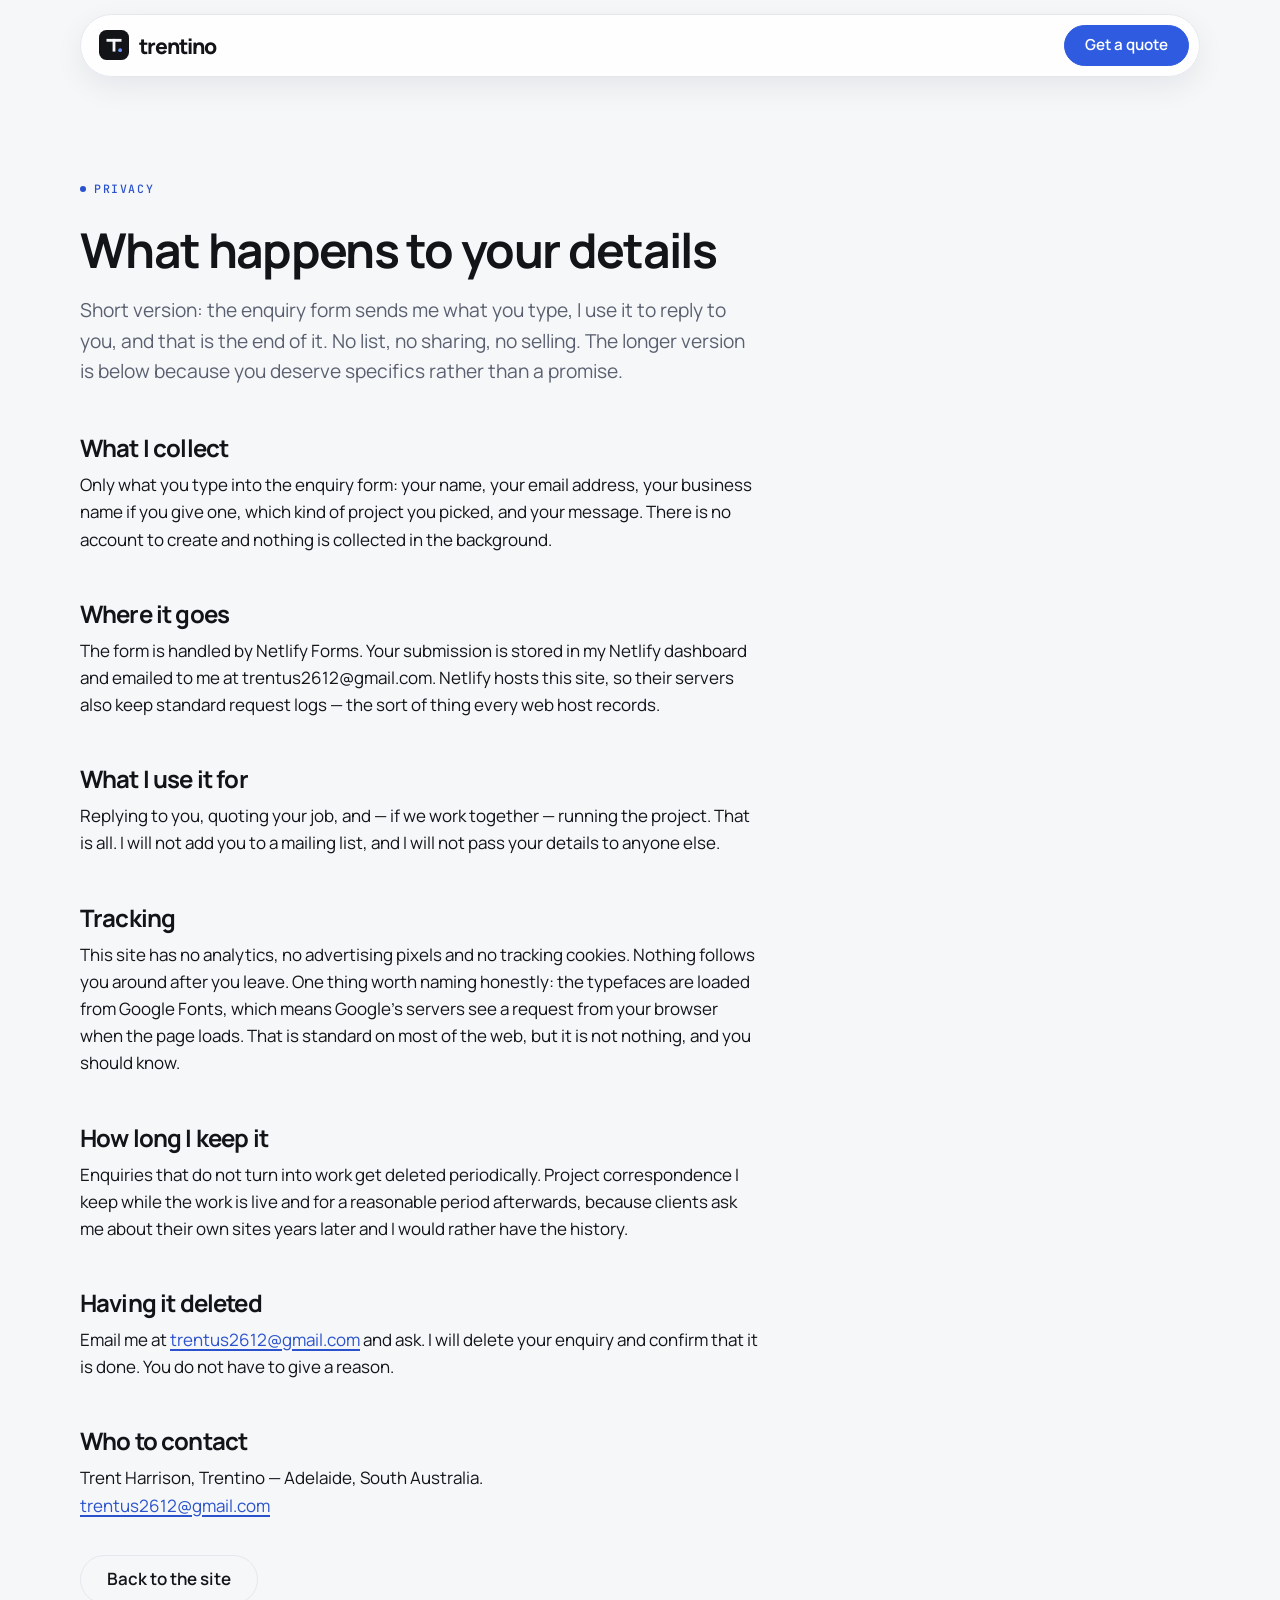
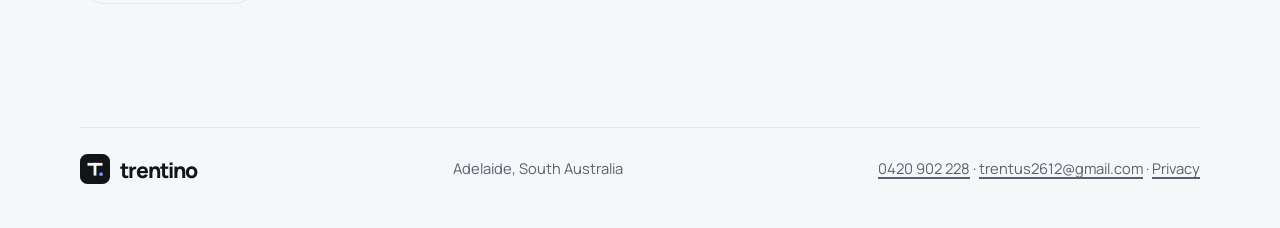
<file: privacy.html>
<!doctype html>
<html lang="en-AU">
<head>
<meta charset="utf-8">
<meta name="viewport" content="width=device-width, initial-scale=1">
<title>Privacy — Trentino</title>
<meta name="description" content="What Trentino collects when you use the enquiry form, where it goes, and how to have it deleted.">
<link rel="canonical" href="https://trentinowebdesign.com/privacy.html">
<meta name="theme-color" content="#0e1014">
<script>document.documentElement.className += " js";</script>
<link rel="icon" href="/favicon.svg" type="image/svg+xml">
<link rel="preconnect" href="https://fonts.googleapis.com">
<link rel="preconnect" href="https://fonts.gstatic.com" crossorigin>
<link rel="stylesheet" href="https://fonts.googleapis.com/css2?family=JetBrains+Mono:wght@400;500&family=Manrope:wght@400;500;700;800&display=swap">
<link rel="stylesheet" href="/assets/css/styles.css?v=5">
</head>
<body>

<a class="skip-link" href="#main">Skip to content</a>

<header class="site-header">
  <div class="wrap">
    <div class="nav-bar">
      <a class="brand" href="/" aria-label="Trentino home">
        <svg class="brand-mark" viewBox="0 0 64 64" aria-hidden="true" focusable="false">
          <rect width="64" height="64" rx="16" fill="#121418"/>
          <rect x="16" y="19" width="32" height="6" fill="#F6F7F9"/>
          <rect x="29" y="19" width="6" height="27" fill="#F6F7F9"/>
          <circle cx="45" cy="43" r="4" fill="#6E93FF"/>
        </svg>
        <span class="brand-word">Trentino</span>
      </a>
      <a class="btn btn-primary" href="/#contact" style="margin-left:auto">Get a quote</a>
    </div>
  </div>
</header>

<main id="main" class="section">
  <div class="wrap">
    <div class="case-body">
      <p class="label">Privacy</p>
      <h1 style="font-size:clamp(2rem,4.5vw,3rem);margin:14px 0 20px">What happens to your details</h1>
      <p class="lede" style="margin-bottom:40px">
        Short version: the enquiry form sends me what you type, I use it to reply to you, and
        that is the end of it. No list, no sharing, no selling. The longer version is below
        because you deserve specifics rather than a promise.
      </p>

      <h2 style="font-size:1.5rem">What I collect</h2>
      <p>
        Only what you type into the enquiry form: your name, your email address, your business
        name if you give one, which kind of project you picked, and your message. There is no
        account to create and nothing is collected in the background.
      </p>

      <h2 style="font-size:1.5rem">Where it goes</h2>
      <p>
        The form is handled by Netlify Forms. Your submission is stored in my Netlify dashboard
        and emailed to me at trentus2612@gmail.com. Netlify hosts this site, so their servers
        also keep standard request logs — the sort of thing every web host records.
      </p>

      <h2 style="font-size:1.5rem">What I use it for</h2>
      <p>
        Replying to you, quoting your job, and — if we work together — running the project. That
        is all. I will not add you to a mailing list, and I will not pass your details to anyone
        else.
      </p>

      <h2 style="font-size:1.5rem">Tracking</h2>
      <p>
        This site has no analytics, no advertising pixels and no tracking cookies. Nothing follows
        you around after you leave. One thing worth naming honestly: the typefaces are loaded from
        Google Fonts, which means Google's servers see a request from your browser when the page
        loads. That is standard on most of the web, but it is not nothing, and you should know.
      </p>

      <h2 style="font-size:1.5rem">How long I keep it</h2>
      <p>
        Enquiries that do not turn into work get deleted periodically. Project correspondence I
        keep while the work is live and for a reasonable period afterwards, because clients ask
        me about their own sites years later and I would rather have the history.
      </p>

      <h2 style="font-size:1.5rem">Having it deleted</h2>
      <p>
        Email me at <a href="mailto:trentus2612@gmail.com">trentus2612@gmail.com</a> and ask. I
        will delete your enquiry and confirm that it is done. You do not have to give a reason.
      </p>

      <h2 style="font-size:1.5rem">Who to contact</h2>
      <p>
        Trent Harrison, Trentino — Adelaide, South Australia.<br>
        <a href="mailto:trentus2612@gmail.com">trentus2612@gmail.com</a>
      </p>

      <p style="margin-top:36px">
        <a class="btn btn-outline" href="/">Back to the site</a>
      </p>
    </div>
  </div>
</main>

<footer class="site-footer">
  <div class="wrap">
    <div class="footer-bar">
      <a class="brand" href="/" aria-label="Trentino home">
        <svg class="brand-mark" viewBox="0 0 64 64" aria-hidden="true" focusable="false">
          <rect width="64" height="64" rx="16" fill="#121418"/>
          <rect x="16" y="19" width="32" height="6" fill="#F6F7F9"/>
          <rect x="29" y="19" width="6" height="27" fill="#F6F7F9"/>
          <circle cx="45" cy="43" r="4" fill="#6E93FF"/>
        </svg>
        <span class="brand-word">Trentino</span>
      </a>
      <p style="margin:0">Adelaide, South Australia</p>
      <p style="margin:0"><a href="tel:+61420902228">0420 902 228</a> · <a href="mailto:trentus2612@gmail.com">trentus2612@gmail.com</a> · <a href="/privacy.html">Privacy</a></p>
    </div>
  </div>
</footer>

</body>
</html>
</file>
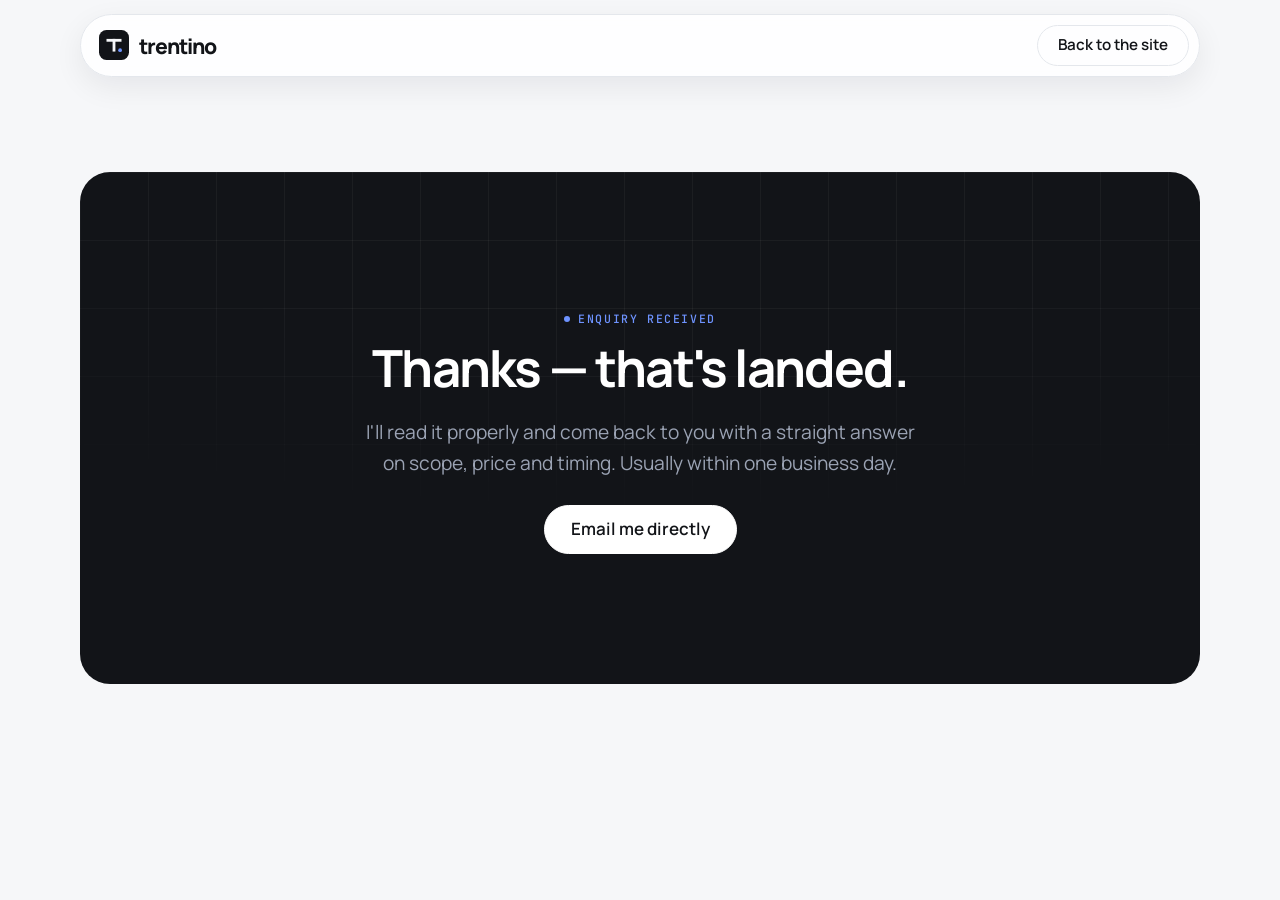
<file: thanks.html>
<!doctype html>
<html lang="en-AU">
<head>
<meta charset="utf-8">
<meta name="viewport" content="width=device-width, initial-scale=1">
<title>Thanks — Trentino</title>
<meta name="robots" content="noindex">
<meta name="theme-color" content="#0e1014">
<link rel="icon" href="/favicon.svg" type="image/svg+xml">
<link rel="preconnect" href="https://fonts.googleapis.com">
<link rel="preconnect" href="https://fonts.gstatic.com" crossorigin>
<link rel="stylesheet" href="https://fonts.googleapis.com/css2?family=JetBrains+Mono:wght@400;500&family=Manrope:wght@400;500;700;800&display=swap">
<link rel="stylesheet" href="/assets/css/styles.css?v=5">
</head>
<body>

<header class="site-header">
  <div class="wrap">
    <div class="nav-bar">
      <a class="brand" href="/" aria-label="Trentino home">
        <svg class="brand-mark" viewBox="0 0 64 64" aria-hidden="true" focusable="false">
          <rect width="64" height="64" rx="16" fill="#121418"/>
          <rect x="16" y="19" width="32" height="6" fill="#F6F7F9"/>
          <rect x="29" y="19" width="6" height="27" fill="#F6F7F9"/>
          <circle cx="45" cy="43" r="4" fill="#6E93FF"/>
        </svg>
        <span class="brand-word">Trentino</span>
      </a>
      <a class="btn btn-outline" href="/" style="margin-left:auto">Back to the site</a>
    </div>
  </div>
</header>

<main class="section">
  <div class="wrap">
    <div class="slab">
      <div class="centred">
        <div class="inner">
          <p class="label">Enquiry received</p>
          <h1>Thanks — that's landed.</h1>
          <p class="lede" style="margin-inline:auto">
            I'll read it properly and come back to you with a straight answer on scope, price
            and timing. Usually within one business day.
          </p>
          <p style="margin-top:26px">
            <a class="btn btn-light" href="mailto:trentus2612@gmail.com">Email me directly</a>
          </p>
        </div>
      </div>
    </div>
  </div>
</main>

</body>
</html>
</file>
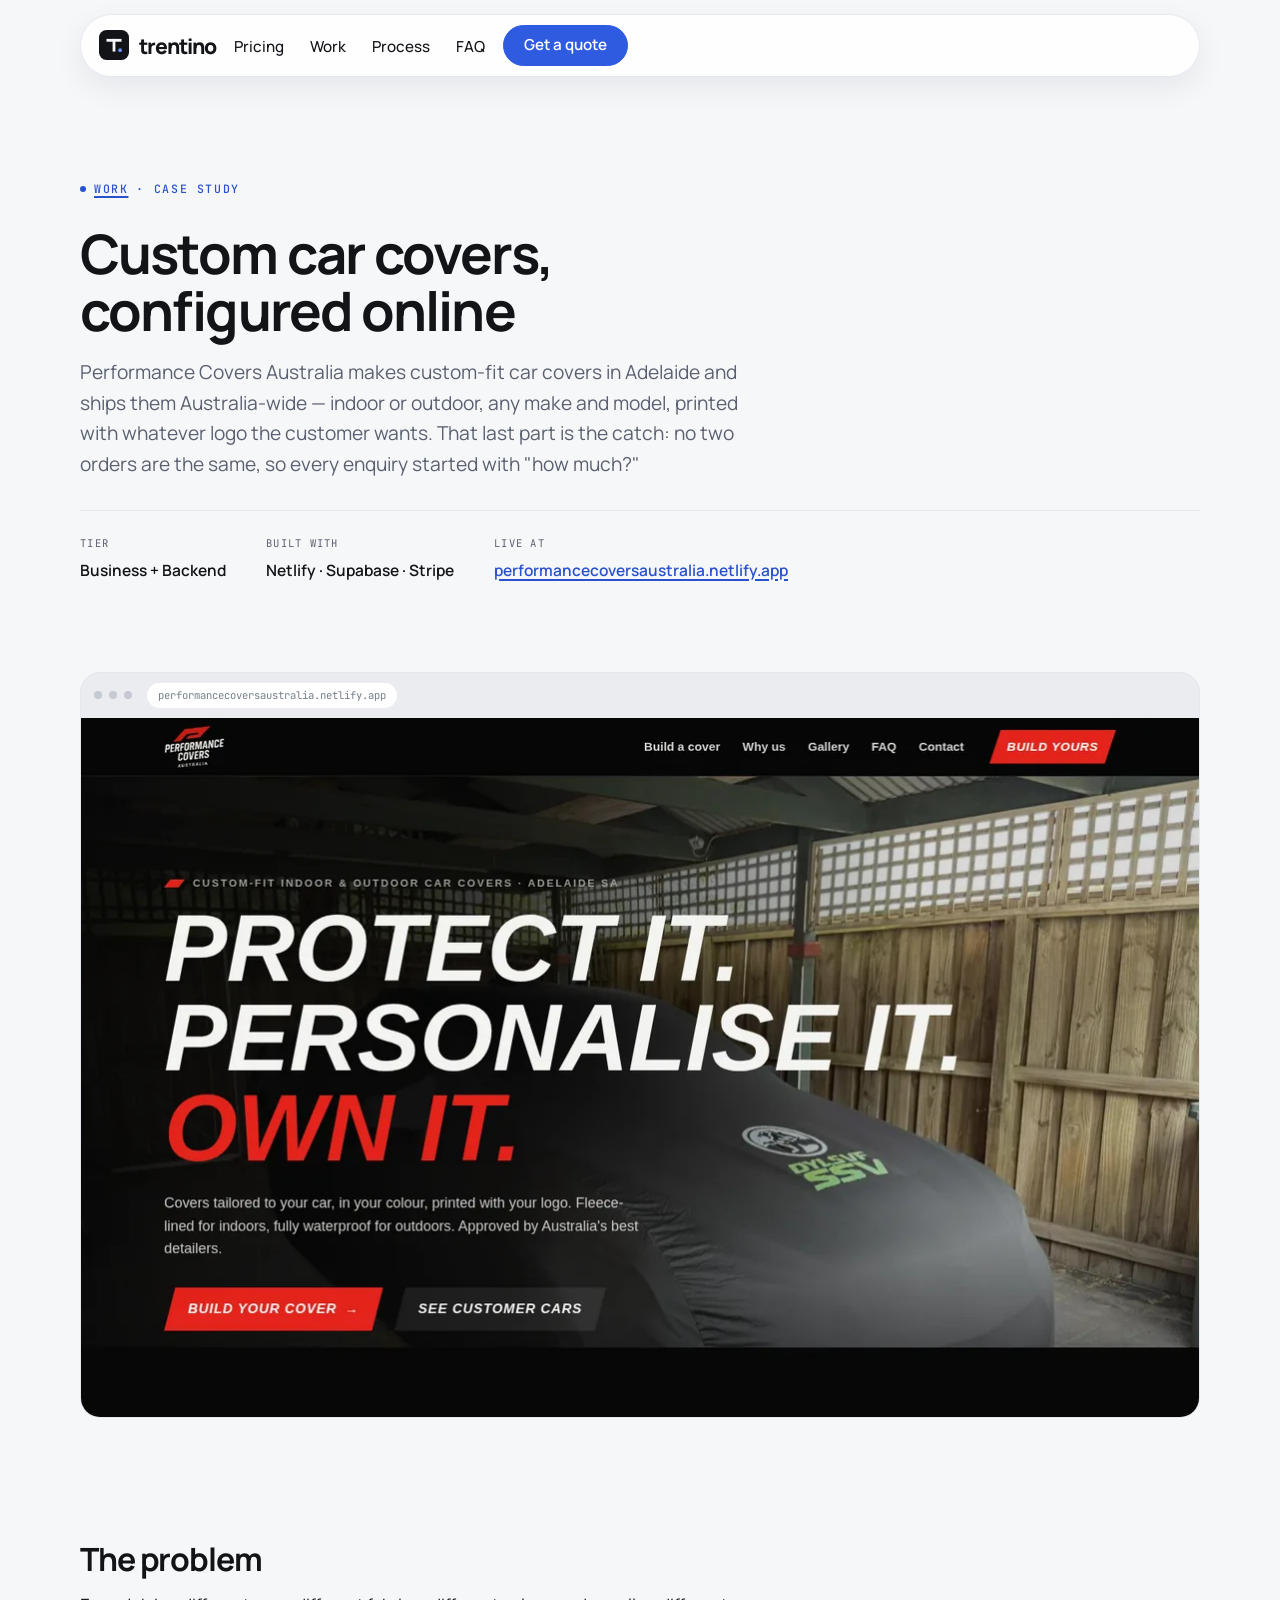
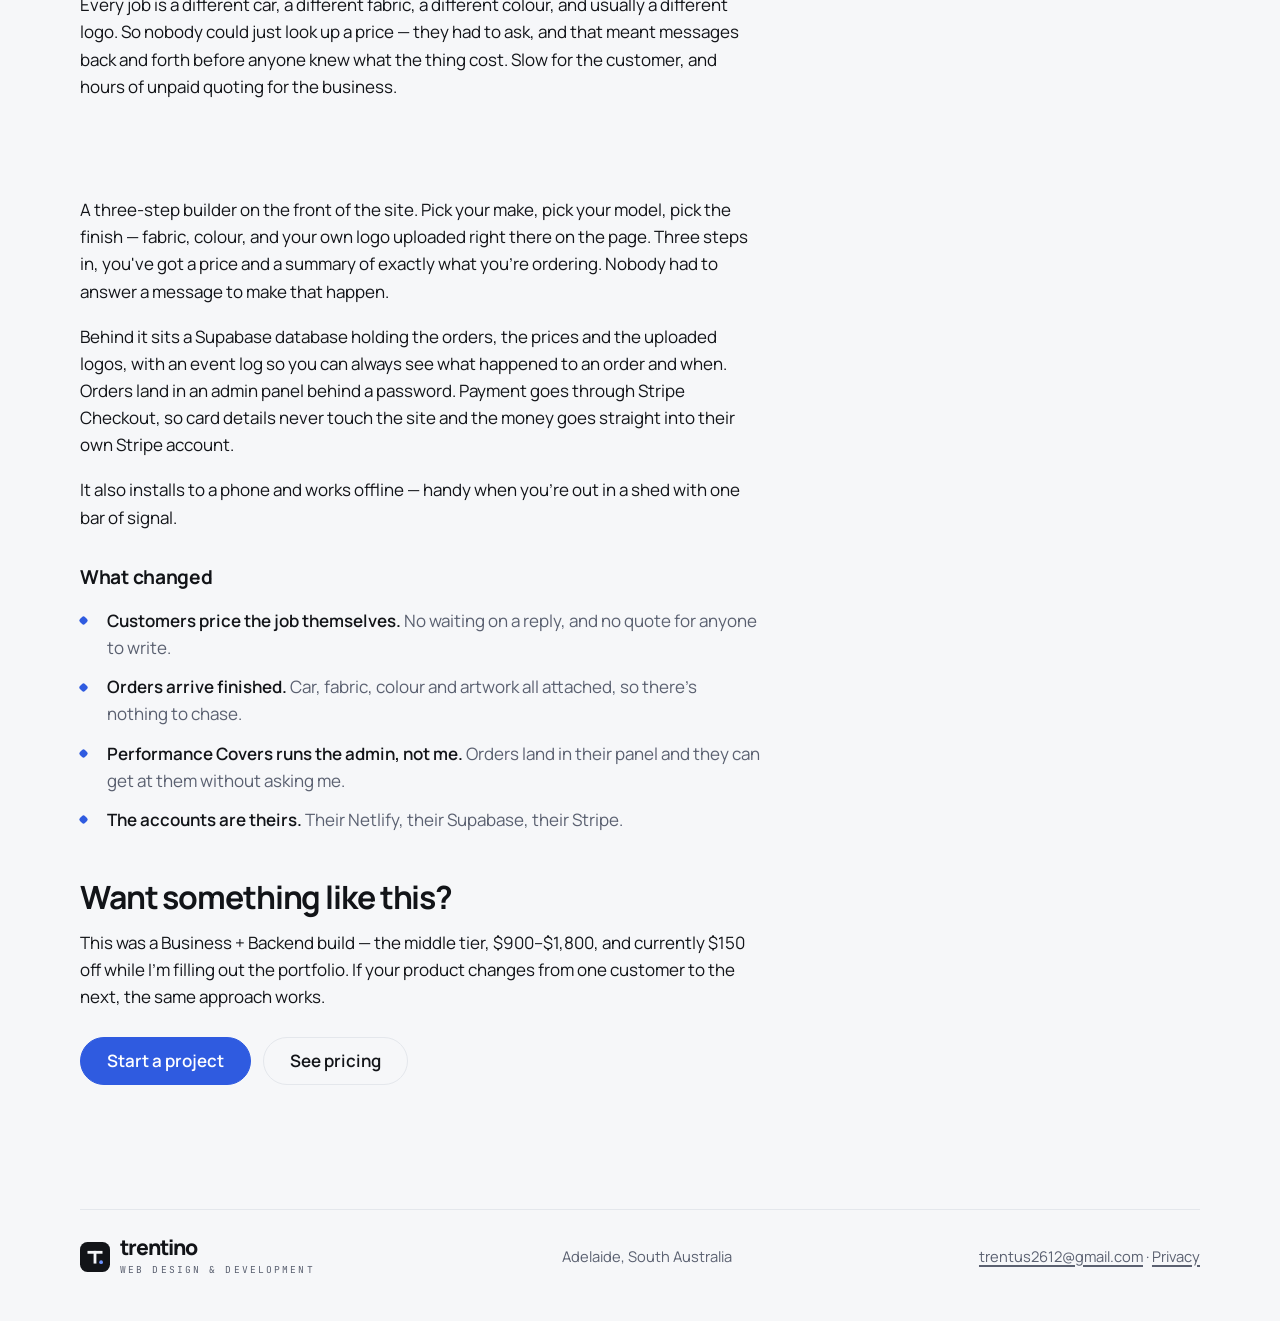
<file: work/performance-covers.html>
<!doctype html>
<html lang="en-AU">
<head>
<meta charset="utf-8">
<meta name="viewport" content="width=device-width, initial-scale=1">
<title>Performance Covers Australia — Case Study | Trentino</title>
<meta name="description" content="How Trentino built Performance Covers Australia an online cover configurator, an order admin panel and Stripe checkout — so quoting stopped happening over text message.">
<link rel="canonical" href="https://trentinowebdesign.com/work/performance-covers.html">
<meta name="theme-color" content="#0e1014">
<script>document.documentElement.className += " js";</script>
<link rel="icon" href="/favicon.svg" type="image/svg+xml">
<link rel="preconnect" href="https://fonts.googleapis.com">
<link rel="preconnect" href="https://fonts.gstatic.com" crossorigin>
<link rel="stylesheet" href="https://fonts.googleapis.com/css2?family=JetBrains+Mono:wght@400;500&family=Manrope:wght@400;500;700;800&display=swap">
<link rel="stylesheet" href="/assets/css/styles.css?v=5">
</head>
<body>

<a class="skip-link" href="#main">Skip to content</a>

<header class="site-header">
  <div class="wrap">
    <div class="nav-bar">
      <a class="brand" href="/" aria-label="Trentino home">
        <svg class="brand-mark" viewBox="0 0 64 64" aria-hidden="true" focusable="false">
          <rect width="64" height="64" rx="16" fill="#121418"/>
          <rect x="16" y="19" width="32" height="6" fill="#F6F7F9"/>
          <rect x="29" y="19" width="6" height="27" fill="#F6F7F9"/>
          <circle cx="45" cy="43" r="4" fill="#6E93FF"/>
        </svg>
        <span class="brand-word">Trentino</span>
      </a>
      <nav aria-label="Primary">
        <ul class="nav-links">
          <li><a href="/#pricing">Pricing</a></li>
          <li><a href="/#work">Work</a></li>
          <li><a href="/#process">Process</a></li>
          <li><a href="/#faq">FAQ</a></li>
        </ul>
      </nav>
      <a class="btn btn-primary" href="/#contact">Get a quote</a>
      <span class="scroll-progress"></span>
    </div>
  </div>
</header>

<main id="main">

  <section class="section case-head">
    <div class="wrap">
      <p class="label"><a href="/#work" style="color:inherit">Work</a> · Case study</p>
      <h1 data-split>Custom car covers, configured online</h1>
      <p class="lede">
        Performance Covers Australia makes custom-fit car covers in Adelaide and ships them
        Australia-wide — indoor or outdoor, any make and model, printed with whatever logo the
        customer wants. That last part is the catch: no two orders are the same, so every
        enquiry started with "how much?"
      </p>

      <dl class="case-facts">
        <div><dt>Tier</dt><dd>Business + Backend</dd></div>
        <div><dt>Built with</dt><dd>Netlify · Supabase · Stripe</dd></div>
        <div><dt>Live at</dt><dd><a href="https://performancecoversaustralia.netlify.app" target="_blank" rel="noopener">performancecoversaustralia.netlify.app</a></dd></div>
      </dl>
    </div>
  </section>

  <section class="section" style="padding-top:0">
    <div class="wrap">
      <div class="work-shot case-shot" data-reveal>
        <div class="work-chrome">
          <span class="work-dot"></span><span class="work-dot"></span><span class="work-dot"></span>
          <span class="work-url">performancecoversaustralia.netlify.app</span>
        </div>
        <img src="/assets/img/work/performance-covers.webp" width="1120" height="700"
             alt="The Performance Covers Australia homepage: a car under a fitted cover, behind the headline Protect it. Personalise it. Own it."
             loading="eager" decoding="async">
      </div>
    </div>
  </section>

  <section class="section" style="padding-top:clamp(20px,3vw,36px)">
    <div class="wrap">
      <div class="case-body">

        <h2 data-split>The problem</h2>
        <p>
          Every job is a different car, a different fabric, a different colour, and usually a
          different logo. So nobody could just look up a price — they had to ask, and that meant
          messages back and forth before anyone knew what the thing cost. Slow for the customer,
          and hours of unpaid quoting for the business.
        </p>
        <!-- FILL IN: what they were doing before, in their words. A sentence about how
             many enquiries a week, or how long a quote used to take, belongs here. -->

        <h2 data-split>What I built</h2>
        <p>
          A three-step builder on the front of the site. Pick your make, pick your model, pick
          the finish — fabric, colour, and your own logo uploaded right there on the page. Three
          steps in, you've got a price and a summary of exactly what you're ordering. Nobody had
          to answer a message to make that happen.
        </p>
        <p>
          Behind it sits a Supabase database holding the orders, the prices and the uploaded
          logos, with an event log so you can always see what happened to an order and when.
          Orders land in an admin panel behind a password. Payment goes through Stripe Checkout,
          so card details never touch the site and the money goes straight into their own
          Stripe account.
        </p>
        <p>
          It also installs to a phone and works offline — handy when you're out in a shed with
          one bar of signal.
        </p>

        <h3>What changed</h3>
        <ul class="case-list">
          <li><b>Customers price the job themselves.</b> No waiting on a reply, and no quote for anyone to write.</li>
          <li><b>Orders arrive finished.</b> Car, fabric, colour and artwork all attached, so there's nothing to chase.</li>
          <li><b>Performance Covers runs the admin, not me.</b> Orders land in their panel and they can get at them without asking me.</li>
          <li><b>The accounts are theirs.</b> Their Netlify, their Supabase, their Stripe.</li>
        </ul>

        <!-- FILL IN: results. Anything true and specific beats anything vague —
             orders taken since launch, hours a week saved, enquiries that now arrive
             already priced. One real number is worth the whole page. Delete this
             section rather than inventing a figure. -->

        <h2 data-split>Want something like this?</h2>
        <p>
          This was a Business&nbsp;+&nbsp;Backend build — the middle tier, $900–$1,800, and
          currently $150 off while I'm filling out the portfolio. If your product changes from
          one customer to the next, the same approach works.
        </p>
        <p style="margin-top:26px">
          <a class="btn btn-primary" href="/#contact">Start a project</a>
          <a class="btn btn-outline" href="/#pricing" style="margin-left:9px">See pricing</a>
        </p>
      </div>
    </div>
  </section>

</main>

<footer class="site-footer">
  <div class="wrap">
    <div class="footer-bar">
      <a class="brand" href="/" aria-label="Trentino home">
        <svg class="brand-mark" viewBox="0 0 64 64" aria-hidden="true" focusable="false">
          <rect width="64" height="64" rx="16" fill="#121418"/>
          <rect x="16" y="19" width="32" height="6" fill="#F6F7F9"/>
          <rect x="29" y="19" width="6" height="27" fill="#F6F7F9"/>
          <circle cx="45" cy="43" r="4" fill="#6E93FF"/>
        </svg>
        <span class="brand-lockup">
          <span class="brand-word">Trentino</span>
          <span class="brand-tagline">Web design &amp; development</span>
        </span>
      </a>
      <p style="margin:0">Adelaide, South Australia</p>
      <p style="margin:0"><a href="mailto:trentus2612@gmail.com">trentus2612@gmail.com</a> · <a href="/privacy.html">Privacy</a></p>
    </div>
  </div>
</footer>

<!-- Phones only: a persistent way to act without scrolling back up. -->
<div class="action-bar">
  <a class="btn btn-outline" href="tel:+61420902228">Call Trent</a>
  <a class="btn btn-primary" href="/#contact">Get a quote</a>
</div>


<script src="/assets/js/motion.js?v=3" defer></script>

</body>
</html>
</file>
<file: assets/css/styles.css>
/* ==========================================================================
   Trentino — design tokens
   Brand: graphite #121418 + signal blue #2F5BE0.
   The blue appears only where something is clickable or live; spending it on
   decoration is what would break this palette. Neutrals are cool and faintly
   blue rather than pure grey, so the accent belongs to the same family as
   the ground instead of sitting on top of it.
   ========================================================================== */

:root {
  /* Graphite — the ground. Cool and near-black, never pure grey. */
  --graphite-900: #0e1014;
  --graphite-800: #121418;
  --graphite-700: #1d2027;

  /* Signal — used only where something is clickable or live. Three values,
     by job: --signal for fills and graphics, --signal-ink for small text on
     light grounds, --signal-soft for anything on graphite. */
  --signal: #2f5be0;
  --signal-600: #244ac4;
  --signal-ink: #2a52cc;
  --signal-soft: #6e93ff;

  /* Light surfaces */
  --paper: #f6f7f9;
  --card: #ffffff;
  --line: #e4e7ec;
  --ink: #121418;
  --ink-muted: #5a6070;

  /* Dark surfaces */
  --d-ink: #ffffff;
  --d-muted: #9ba3b4;
  --d-line: rgba(255, 255, 255, 0.12);

  /* Type — one family plus a mono, rather than the four this carried before. */
  --display: "Manrope", -apple-system, BlinkMacSystemFont, "Segoe UI", sans-serif;
  --body: "Manrope", -apple-system, BlinkMacSystemFont, "Segoe UI", sans-serif;
  --mono: "JetBrains Mono", ui-monospace, "SFMono-Regular", Menlo, monospace;

  /* Shape */
  --r-slab: 30px;
  --r-card: 20px;
  --r-chip: 10px;
  --shadow-card: 0 1px 2px rgba(18, 20, 24, 0.04), 0 14px 34px rgba(18, 20, 24, 0.07);
  --shadow-float: 0 4px 10px rgba(18, 20, 24, 0.07), 0 30px 70px rgba(18, 20, 24, 0.20);

  /* Rhythm */
  --wrap: 1180px;
  --gutter: clamp(16px, 4vw, 30px);
  --section: clamp(54px, 7vw, 94px);
}

* , *::before, *::after { box-sizing: border-box; }

html {
  scroll-behavior: smooth;
  scroll-padding-top: 110px;
  -webkit-text-size-adjust: 100%;
}

body {
  margin: 0;
  background: var(--paper);
  color: var(--ink);
  font-family: var(--body);
  font-size: 17px;
  line-height: 1.6;
  -webkit-font-smoothing: antialiased;
}

h1, h2, h3 {
  font-family: var(--display);
  font-weight: 700;
  letter-spacing: -0.035em;
  line-height: 1.05;
  text-wrap: balance;
  margin: 0 0 0.45em;
}

h1 { font-size: clamp(2.7rem, 7vw, 4.9rem); }
h2 { font-size: clamp(2rem, 4.4vw, 3.1rem); }
h3 { font-size: 1.2rem; letter-spacing: -0.015em; line-height: 1.25; }

p { margin: 0 0 1.05em; }
p:last-child { margin-bottom: 0; }

a { color: var(--signal-ink); text-underline-offset: 3px; text-decoration-thickness: 1.5px; }
a:hover { color: var(--signal-600); }

img, svg { max-width: 100%; }

:focus-visible { outline: 3px solid var(--signal); outline-offset: 3px; border-radius: 6px; }

.skip-link { position: absolute; left: -9999px; top: 0; z-index: 100; background: var(--graphite-800); color: #fff; padding: 12px 18px; border-radius: 0 0 12px 0; }
.skip-link:focus { left: 0; color: #fff; }

/* --------------------------------------------------------------------------
   Layout primitives
   -------------------------------------------------------------------------- */

.wrap { width: 100%; max-width: var(--wrap); margin-inline: auto; padding-inline: var(--gutter); }

.section { padding-block: var(--section); }

/* A slab is a big rounded panel floating on the page ground, inset from the
   page edges — the page never uses edge-to-edge colour bands. */
.slab {
  position: relative;
  border-radius: var(--r-slab);
  background: var(--graphite-800);
  color: var(--d-ink);
  overflow: hidden;
}

/* Faint drafting-grid texture: this is a site about building sites. */
.slab::before {
  content: "";
  position: absolute;
  inset: 0;
  background-image:
    linear-gradient(rgba(255, 255, 255, 0.045) 1px, transparent 1px),
    linear-gradient(90deg, rgba(255, 255, 255, 0.045) 1px, transparent 1px);
  background-size: 68px 68px;
  mask-image: radial-gradient(120% 90% at 50% 0%, #000 35%, transparent 78%);
  pointer-events: none;
}

.slab-inner { position: relative; padding: clamp(32px, 6vw, 76px); }

.label {
  display: inline-flex;
  align-items: center;
  gap: 8px;
  font-family: var(--mono);
  font-size: 0.72rem;
  font-weight: 500;
  letter-spacing: 0.14em;
  text-transform: uppercase;
  color: var(--signal-ink);
}
.label::before { content: ""; width: 6px; height: 6px; border-radius: 50%; background: currentColor; }
.on-dark .label, .slab .label { color: var(--signal-soft); }

.lede { font-size: clamp(1.03rem, 1.6vw, 1.2rem); color: var(--ink-muted); max-width: 58ch; }
.slab .lede, .on-dark .lede { color: var(--d-muted); }

.section-head { max-width: 660px; margin-bottom: clamp(30px, 5vw, 54px); }
.section-head h2 { margin-top: 12px; }

/* --------------------------------------------------------------------------
   Buttons
   -------------------------------------------------------------------------- */

.btn {
  display: inline-flex;
  align-items: center;
  justify-content: center;
  gap: 9px;
  padding: 14px 26px;
  border: 1.5px solid transparent;
  border-radius: 999px;
  font: inherit;
  font-weight: 600;
  line-height: 1.1;
  text-decoration: none;
  cursor: pointer;
  transition: background-color 0.16s ease, border-color 0.16s ease, color 0.16s ease, transform 0.16s ease;
}
.btn:hover { transform: translateY(-1px); }
.btn:active { transform: translateY(0); }

.btn-primary { background: var(--signal); border-color: var(--signal); color: #fff; }
.btn-primary:hover { background: var(--signal-600); border-color: var(--signal-600); color: #fff; }

.btn-light { background: #fff; border-color: #fff; color: var(--graphite-800); }
.btn-light:hover { background: #e8ebf1; border-color: #e8ebf1; color: var(--graphite-800); }

.btn-outline { border-color: var(--line); color: var(--ink); background: transparent; }
.btn-outline:hover { border-color: var(--graphite-800); color: var(--graphite-800); }
.slab .btn-outline, .on-dark .btn-outline { border-color: var(--d-line); color: #fff; }
.slab .btn-outline:hover, .on-dark .btn-outline:hover { border-color: #fff; background: rgba(255, 255, 255, 0.07); color: #fff; }

.btn-block { width: 100%; }

/* --------------------------------------------------------------------------
   Header — a floating pill bar, not a full-width band
   -------------------------------------------------------------------------- */

.site-header { position: sticky; top: 0; z-index: 60; padding-top: 14px; padding-bottom: 6px; }

.nav-bar {
  display: flex;
  align-items: center;
  gap: 18px;
  padding: 10px 10px 10px 18px;
  background: rgba(255, 255, 255, 0.86);
  backdrop-filter: saturate(150%) blur(12px);
  border: 1px solid var(--line);
  border-radius: 999px;
  box-shadow: 0 10px 30px rgba(18, 20, 24, 0.07);
}

/* Logo lockup: the T monogram plus a lowercase Manrope wordmark, tightly
   tracked. Swap both for exported artwork when there is any — see README. */
.brand { display: inline-flex; align-items: center; gap: 10px; text-decoration: none; }
.brand:hover { color: inherit; }
.brand-mark { width: 30px; height: 30px; flex: none; }
.brand-word {
  font-family: var(--display);
  font-weight: 800;
  font-size: 1.32rem;
  line-height: 1;
  letter-spacing: -0.045em;
  text-transform: lowercase;
  color: var(--graphite-800);
}
.on-dark .brand-word, .slab .brand-word { color: #fff; }

.brand-lockup { display: inline-flex; flex-direction: column; gap: 5px; }
.brand-tagline {
  font-family: var(--mono);
  font-size: 0.6rem;
  letter-spacing: 0.22em;
  text-transform: uppercase;
  color: var(--ink-muted);
}

.nav-links { margin-left: auto; display: flex; gap: 26px; list-style: none; margin-block: 0; padding: 0; }
.nav-links a { color: var(--ink); text-decoration: none; font-size: 0.95rem; font-weight: 500; }
.nav-links a:hover { color: var(--signal-ink); }

.nav-bar .btn { padding: 11px 20px; font-size: 0.95rem; }

/* The hamburger only exists when JS is there to run it. */
.nav-toggle { display: none; }

@media (max-width: 880px) {
  .nav-bar { position: relative; flex-wrap: wrap; gap: 10px; align-items: center; }
  /* A pill that has wrapped to three rows renders as an ellipse — once the
     menu is open the bar has to become an ordinary rounded rectangle. */
  .nav-bar.is-open { border-radius: 24px; }
  /* With no JS the links are always shown, so the bar is never a pill. */
  html:not(.js) .nav-bar { border-radius: 24px; }

  /* The flex child here is the <nav> wrapper, not the list inside it. */
  .nav-bar > nav { order: 3; flex-basis: 100%; }
  .js .nav-bar > nav { display: none; }
  .js .nav-bar.is-open > nav { display: block; }
  .nav-bar .btn { padding: 10px 17px; font-size: 0.9rem; }

  /* Without JS the links simply stack under the bar: plain, but usable. */
  .nav-links {
    flex-direction: column;
    align-items: stretch;
    gap: 0;
    margin-top: 6px;
    padding-top: 6px;
    border-top: 1px solid var(--line);
  }
  .nav-links a { display: block; padding: 13px 8px; font-size: 1rem; text-align: left; }
  .nav-links a::after { display: none; }

  .js .nav-toggle {
    display: inline-flex;
    align-items: center;
    justify-content: center;
    order: 2;
    width: 42px;
    height: 42px;
    flex: none;
    padding: 0;
    background: transparent;
    border: 1px solid var(--line);
    border-radius: 999px;
    color: var(--ink);
    cursor: pointer;
  }
  .js .nav-toggle span {
    position: relative;
    display: block;
    width: 16px;
    height: 1.5px;
    background: currentColor;
    transition: transform 0.22s ease, opacity 0.22s ease;
  }
  .js .nav-toggle span::before,
  .js .nav-toggle span::after {
    content: "";
    position: absolute;
    left: 0;
    width: 16px;
    height: 1.5px;
    background: currentColor;
    transition: transform 0.22s ease;
  }
  .js .nav-toggle span::before { top: -5px; }
  .js .nav-toggle span::after { top: 5px; }

  .js .nav-bar.is-open .nav-toggle span { background: transparent; }
  .js .nav-bar.is-open .nav-toggle span::before { transform: translateY(5px) rotate(45deg); }
  .js .nav-bar.is-open .nav-toggle span::after { transform: translateY(-5px) rotate(-45deg); }


  .nav-bar > .btn { margin-left: auto; order: 1; }
}

/* --------------------------------------------------------------------------
   Hero
   -------------------------------------------------------------------------- */

.hero { padding-top: 10px; }

.hero .slab { background: var(--graphite-900); }
.hero .slab::after {
  content: "";
  position: absolute;
  top: -28%;
  right: -12%;
  width: 62%;
  height: 120%;
  background: radial-gradient(circle at 50% 50%, rgba(47, 91, 224, 0.40), transparent 62%);
  pointer-events: none;
}

/* The slab leaves a deep footwell; the mockup below is pulled up into it so
   the browser window straddles the edge of the dark panel. */
.hero-inner {
  position: relative;
  padding: clamp(34px, 6vw, 74px) clamp(24px, 6vw, 76px) clamp(130px, 17vw, 210px);
}
.hero h1 { margin: 18px 0 22px; color: #fff; max-width: 15ch; }
.hero h1 .accent { color: var(--signal-soft); }
.hero .lede { max-width: 52ch; }
.hero-actions { display: flex; flex-wrap: wrap; gap: 12px; margin-top: 30px; }

.hero-visual {
  position: relative;
  z-index: 2;
  margin-top: clamp(-190px, -15vw, -110px);
  padding-inline: clamp(12px, 4vw, 56px);
}

.mockup {
  border-radius: 18px;
  background: #fff;
  box-shadow: var(--shadow-float);
  overflow: hidden;
  max-width: 940px;
  margin-inline: auto;
}

.mockup-bar {
  display: flex;
  align-items: center;
  gap: 8px;
  padding: 12px 16px;
  background: #eaecf0;
  border-bottom: 1px solid #dfe2e8;
}
.mockup-dot { width: 10px; height: 10px; border-radius: 50%; background: #c4c9d2; flex: none; }
.mockup-url {
  margin-left: 10px;
  flex: 1;
  max-width: 320px;
  padding: 5px 12px;
  background: #fff;
  border-radius: 999px;
  font-family: var(--mono);
  font-size: 0.72rem;
  color: #767d8c;
}

.mockup img { display: block; width: 100%; height: auto; }

.mockup-caption {
  margin: 18px 0 0;
  text-align: center;
  font-family: var(--mono);
  font-size: 0.7rem;
  letter-spacing: 0.08em;
  text-transform: uppercase;
  color: var(--ink-muted);
}

/* --------------------------------------------------------------------------
   Fact strip
   -------------------------------------------------------------------------- */

.facts {
  display: grid;
  grid-template-columns: repeat(auto-fit, minmax(210px, 1fr));
  gap: 1px;
  margin: 0;
  padding: 0;
  background: var(--line);
  border: 1px solid var(--line);
  border-radius: var(--r-card);
  overflow: hidden;
}
.facts > div { background: var(--paper); padding: 24px 22px; }
.facts dt { font-family: var(--mono); font-size: 0.7rem; letter-spacing: 0.13em; text-transform: uppercase; color: var(--signal-ink); }
.facts dd { margin: 8px 0 0; font-family: var(--display); font-size: 1.1rem; font-weight: 600; letter-spacing: -0.02em; color: var(--ink); }


/* --------------------------------------------------------------------------
   Hero price line + the foundation offer
   -------------------------------------------------------------------------- */

.hero-price { margin: 22px 0 0; color: var(--d-muted); font-size: 0.97rem; }
.hero-price strong { color: #fff; font-weight: 700; }

.promo {
  display: grid;
  grid-template-columns: minmax(0, 1.5fr) minmax(0, 0.95fr);
  gap: clamp(24px, 4vw, 48px);
  align-items: center;
  padding: clamp(26px, 4vw, 40px);
  background: var(--graphite-800);
  color: var(--d-ink);
  border-radius: var(--r-slab);
}
@media (max-width: 860px) { .promo { grid-template-columns: 1fr; } }

.promo-copy h2 { color: #fff; font-size: clamp(1.6rem, 3.2vw, 2.3rem); margin: 12px 0 12px; }
.promo-copy .lede { color: var(--d-muted); font-size: 1rem; }

/* The action panel is the only place on the page that inverts to a light card
   on a dark slab — it should read as the one thing to act on. */
.promo-act {
  background: var(--card);
  color: var(--ink);
  border-radius: var(--r-card);
  padding: 22px;
  text-align: center;
}
.promo-price {
  display: block;
  font-size: clamp(2rem, 4vw, 2.6rem);
  font-weight: 800;
  letter-spacing: -0.04em;
  line-height: 1;
  font-variant-numeric: tabular-nums;
  color: var(--ink);
}
.promo-price s, .tier-price s {
  font-size: 0.5em;
  font-weight: 500;
  letter-spacing: -0.02em;
  color: var(--ink-muted);
  text-decoration-thickness: 1.5px;
  margin-right: 0.1em;
}
.tier-price s { display: inline-block; margin-left: 0.15em; margin-right: 0; }
.promo-terms {
  display: block;
  margin: 12px 0 18px;
  font-family: var(--mono);
  font-size: 0.68rem;
  letter-spacing: 0.06em;
  text-transform: uppercase;
  color: var(--ink-muted);
  line-height: 1.7;
}
.promo-fine { margin: 12px 0 0; font-size: 0.8rem; color: var(--ink-muted); }


/* --------------------------------------------------------------------------
   Estimator
   Every figure it shows also appears in the pricing section — it maps answers
   onto published tiers rather than inventing numbers.
   -------------------------------------------------------------------------- */

/* Interactive, so it only exists when there is JS to run it. Without it the
   pricing table sits immediately above, which answers the same question. */
.est-section { display: none; }
.js .est-section { display: block; }

.est {
  display: grid;
  grid-template-columns: minmax(0, 1.25fr) minmax(0, 1fr);
  gap: clamp(24px, 4vw, 44px);
  align-items: start;
  padding: clamp(26px, 4vw, 40px);
  background: var(--graphite-800);
  border-radius: var(--r-slab);
  color: var(--d-ink);
}
@media (max-width: 860px) { .est { grid-template-columns: 1fr; } }

.est fieldset { border: 0; margin: 0 0 24px; padding: 0; }
.est fieldset:last-of-type { margin-bottom: 0; }
.est legend {
  padding: 0 0 11px;
  font-family: var(--mono);
  font-size: 0.7rem;
  letter-spacing: 0.12em;
  text-transform: uppercase;
  color: var(--d-muted);
}
.est-opts { display: flex; flex-wrap: wrap; gap: 8px; }

/* The input stays in the accessibility tree and drives the visible chip. */
.est-opts input { position: absolute; opacity: 0; width: 1px; height: 1px; }
.est-opts span {
  display: inline-block;
  padding: 9px 16px;
  border: 1px solid var(--d-line);
  border-radius: 999px;
  font-size: 0.93rem;
  color: var(--d-ink);
  cursor: pointer;
  transition: background-color 0.16s ease, border-color 0.16s ease, color 0.16s ease;
}
.est-opts label:hover span { border-color: rgba(255, 255, 255, 0.35); }
.est-opts input:checked + span { background: var(--signal); border-color: var(--signal); color: #fff; }
.est-opts input:focus-visible + span { outline: 3px solid var(--signal-soft); outline-offset: 3px; }

.est-out {
  background: var(--card);
  color: var(--ink);
  border-radius: var(--r-card);
  padding: 26px 24px;
  position: sticky;
  top: 118px;
}
@media (max-width: 860px) { .est-out { position: static; } }

.est-tier {
  display: block;
  font-family: var(--mono);
  font-size: 0.68rem;
  letter-spacing: 0.12em;
  text-transform: uppercase;
  color: var(--signal-ink);
}
.est-price {
  display: block;
  margin: 10px 0 6px;
  font-size: clamp(1.8rem, 3.4vw, 2.3rem);
  font-weight: 800;
  letter-spacing: -0.04em;
  line-height: 1.05;
  font-variant-numeric: tabular-nums;
}
.est-time { display: block; font-size: 0.92rem; color: var(--ink-muted); }
.est-note {
  margin: 16px 0 20px;
  padding-top: 16px;
  border-top: 1px solid var(--line);
  font-size: 0.9rem;
  color: var(--ink-muted);
}
.est-fine { margin: 12px 0 0; font-size: 0.8rem; color: var(--ink-muted); }

/* --------------------------------------------------------------------------
   Work
   -------------------------------------------------------------------------- */

.work-grid { display: grid; grid-template-columns: repeat(auto-fit, minmax(298px, 1fr)); gap: 18px; }

.work-card {
  display: flex;
  flex-direction: column;
  background: var(--card);
  border: 1px solid var(--line);
  border-radius: var(--r-card);
  overflow: hidden;
}

.work-shot { background: #eaecf0; border-bottom: 1px solid var(--line); }
.work-chrome { display: flex; align-items: center; gap: 7px; padding: 10px 13px; }
.work-dot { width: 8px; height: 8px; border-radius: 50%; background: #c4c9d2; flex: none; }
.work-url {
  margin-left: 8px;
  padding: 4px 11px;
  background: #fff;
  border-radius: 999px;
  font-family: var(--mono);
  font-size: 0.66rem;
  color: #767d8c;
  overflow: hidden;
  text-overflow: ellipsis;
  white-space: nowrap;
}
.work-shot img { display: block; width: 100%; height: auto; }

.work-body { padding: 22px 22px 24px; display: flex; flex-direction: column; gap: 11px; flex: 1; }
.work-meta { display: flex; flex-wrap: wrap; align-items: center; gap: 8px; }
.work-price {
  font-family: var(--mono);
  font-size: 0.68rem;
  letter-spacing: 0.08em;
  text-transform: uppercase;
  color: var(--ink-muted);
}
.work-body h3 { color: var(--graphite-800); margin: 0; }
.work-body p { color: var(--ink-muted); font-size: 0.96rem; margin: 0; }

.work-tag {
  font-family: var(--mono);
  font-size: 0.64rem;
  letter-spacing: 0.12em;
  text-transform: uppercase;
  padding: 5px 10px;
  border-radius: 999px;
  background: var(--paper);
  border: 1px solid var(--line);
  color: var(--signal-ink);
}

.work-stack { display: flex; flex-wrap: wrap; gap: 7px; margin-top: auto; padding-top: 4px; }
.work-stack span {
  font-family: var(--mono);
  font-size: 0.66rem;
  letter-spacing: 0.06em;
  color: var(--ink-muted);
  padding: 4px 9px;
  border: 1px solid var(--line);
  border-radius: 7px;
}

/* Two links on one card (live site + case study) sit on a row, not stacked. */
.work-links { display: flex; flex-wrap: wrap; gap: 6px 22px; }

.work-link { font-weight: 600; font-size: 0.94rem; text-decoration: none; align-self: flex-start; }
.work-link:hover { text-decoration: underline; }
.work-link::after { content: " \2197"; }

@media (max-width: 620px) {
  .work-grid { grid-template-columns: 1fr; }
}

/* --------------------------------------------------------------------------
   Pricing
   -------------------------------------------------------------------------- */

.pricing-head { display: flex; flex-wrap: wrap; gap: 24px; align-items: flex-end; justify-content: space-between; margin-bottom: clamp(30px, 5vw, 54px); }
.pricing-head .section-head { margin-bottom: 0; }
.pricing-head .note { font-family: var(--mono); font-size: 0.74rem; line-height: 1.7; letter-spacing: 0.04em; text-transform: uppercase; color: var(--ink-muted); max-width: 24ch; }

.tiers { display: grid; grid-template-columns: repeat(auto-fit, minmax(292px, 1fr)); gap: 18px; align-items: stretch; }

.tier {
  display: flex;
  flex-direction: column;
  padding: 30px 28px;
  background: var(--card);
  border: 1px solid var(--line);
  border-radius: var(--r-card);
}
.tier-dark { background: var(--graphite-800); border-color: var(--graphite-800); color: var(--d-ink); box-shadow: var(--shadow-card); }

.tier-top { display: flex; align-items: flex-start; justify-content: space-between; gap: 12px; }
.tier h3 { margin: 0; color: var(--graphite-800); }
.tier-dark h3 { color: #fff; }

.tier-mark {
  font-family: var(--mono);
  font-size: 0.66rem;
  letter-spacing: 0.12em;
  text-transform: uppercase;
  padding: 5px 10px;
  border-radius: 999px;
  background: var(--signal);
  color: #fff;
  white-space: nowrap;
}

.tier-note { margin: 10px 0 22px; color: var(--ink-muted); font-size: 0.95rem; }
.tier-dark .tier-note { color: var(--d-muted); }

.tier-price {
  display: block;
  font-family: var(--display);
  font-size: clamp(1.9rem, 3vw, 2.3rem);
  font-weight: 700;
  letter-spacing: -0.035em;
  font-variant-numeric: tabular-nums;
  line-height: 1;
}
.tier-price + .tier-terms {
  display: block;
  margin-top: 8px;
  font-family: var(--mono);
  font-size: 0.68rem;
  letter-spacing: 0.12em;
  text-transform: uppercase;
  color: var(--ink-muted);
}
.tier-dark .tier-terms { color: var(--d-muted); }

.tier ul {
  list-style: none;
  margin: 24px 0 26px;
  padding: 24px 0 0;
  border-top: 1px solid var(--line);
  display: grid;
  gap: 12px;
  font-size: 0.96rem;
}
.tier-dark ul { border-top-color: var(--d-line); }
.tier ul li { display: grid; grid-template-columns: 16px 1fr; gap: 11px; align-items: start; }
.tier ul li::before {
  content: "";
  width: 7px;
  height: 7px;
  margin-top: 8px;
  border-radius: 2px;
  background: var(--signal);
  transform: rotate(45deg);
}
.tier-dark ul li::before { background: var(--signal-soft); }

/* "Everything in X" is not a feature — it is a pointer to the tier below. */
.tier ul li.carried { color: var(--ink-muted); font-family: var(--mono); font-size: 0.76rem; letter-spacing: 0.06em; text-transform: uppercase; }
.tier ul li.carried::before { background: var(--line); }
.tier-dark ul li.carried { color: var(--d-muted); }
.tier-dark ul li.carried::before { background: var(--d-line); }

.tier .btn { margin-top: auto; }

.pricing-foot { margin-top: 24px; font-size: 0.93rem; color: var(--ink-muted); max-width: 80ch; }

/* --------------------------------------------------------------------------
   Speed proof — measured, not claimed
   -------------------------------------------------------------------------- */

.proof {
  display: grid;
  grid-template-columns: repeat(auto-fit, minmax(160px, 1fr));
  gap: 1px;
  background: var(--line);
  border: 1px solid var(--line);
  border-radius: var(--r-card);
  overflow: hidden;
}
.proof > div { background: var(--card); padding: 22px 20px; }
.proof-n {
  display: block;
  font-size: clamp(1.7rem, 3vw, 2.1rem);
  font-weight: 800;
  letter-spacing: -0.04em;
  line-height: 1;
  font-variant-numeric: tabular-nums;
  color: var(--ink);
}
.proof-l {
  display: block;
  margin-top: 8px;
  font-family: var(--mono);
  font-size: 0.66rem;
  letter-spacing: 0.1em;
  text-transform: uppercase;
  color: var(--ink-muted);
}
.proof-note { grid-column: 1 / -1; background: var(--card); margin: 0; padding: 18px 20px 20px; font-size: 0.88rem; color: var(--ink-muted); }

/* --------------------------------------------------------------------------
   Case study page
   -------------------------------------------------------------------------- */

.case-head h1 { font-size: clamp(2.2rem, 5vw, 3.4rem); margin: 14px 0 18px; max-width: 18ch; }
.case-facts {
  display: flex;
  flex-wrap: wrap;
  gap: 10px 40px;
  margin: 30px 0 0;
  padding-top: 24px;
  border-top: 1px solid var(--line);
}
.case-facts dt { font-family: var(--mono); font-size: 0.66rem; letter-spacing: 0.12em; text-transform: uppercase; color: var(--ink-muted); }
.case-facts dd { margin: 6px 0 0; font-weight: 600; font-size: 0.97rem; }
.case-shot { border: 1px solid var(--line); border-radius: var(--r-card); overflow: hidden; }
.case-body { max-width: 68ch; }
.case-body h2 { font-size: clamp(1.5rem, 3vw, 2rem); margin-top: 48px; }
.case-body h2:first-child { margin-top: 0; }
.case-body h3 { margin-top: 34px; }
.case-list { list-style: none; margin: 18px 0 0; padding: 0; display: grid; gap: 12px; }
/* Not a grid: these items hold a <b> plus a text node, and grid would make
   those two separate items — the sentence would drop onto the next row and
   wrap inside the 16px marker column, one word per line. The marker is
   positioned instead, so the text flows as one paragraph. */
.case-list li { position: relative; padding-left: 27px; color: var(--ink-muted); }
.case-list li::before {
  content: "";
  position: absolute;
  left: 0;
  top: 0.62em;
  width: 7px;
  height: 7px;
  border-radius: 2px;
  background: var(--signal);
  transform: rotate(45deg);
}
.case-list b { color: var(--ink); font-weight: 600; }

/* --------------------------------------------------------------------------
   Testimonials — hidden until there are real ones (see README)
   -------------------------------------------------------------------------- */

.quotes { display: grid; grid-template-columns: repeat(auto-fit, minmax(280px, 1fr)); gap: 18px; }
.quote {
  display: flex;
  flex-direction: column;
  padding: 26px 24px;
  background: var(--card);
  border: 1px solid var(--line);
  border-radius: var(--r-card);
}
/* Stars are decorative characters, not an icon font: the rating is carried by
   the role="img" aria-label, so screen readers hear it once, not five times. */
.stars { margin: 0 0 12px; font-size: 0.95rem; letter-spacing: 0.12em; color: #e8a317; line-height: 1; }

.quote blockquote { margin: 0 0 16px; font-size: 1.04rem; line-height: 1.55; color: var(--ink); }
.quote figcaption {
  margin-top: auto;
  padding-top: 4px; font-family: var(--mono); font-size: 0.68rem; letter-spacing: 0.08em; text-transform: uppercase; color: var(--ink-muted); }

.quotes-source {
  margin: 18px 0 0;
  font-family: var(--mono);
  font-size: 0.72rem;
  letter-spacing: 0.06em;
  color: var(--ink-muted);
}
.quotes-source a { color: var(--signal-ink); font-weight: 600; }

/* --------------------------------------------------------------------------
   Process — a real sequence, so it is numbered and tracked
   -------------------------------------------------------------------------- */

.track { counter-reset: step; margin: 0; padding: 0; list-style: none; display: grid; gap: 0; }

.track li {
  counter-increment: step;
  display: grid;
  grid-template-columns: 96px 1fr;
  gap: clamp(16px, 4vw, 48px);
  padding: 28px 0;
  border-top: 1px solid var(--d-line);
}
.track li:last-child { border-bottom: 1px solid var(--d-line); }

.track li::before {
  content: counter(step, decimal-leading-zero);
  font-family: var(--mono);
  font-size: 0.8rem;
  letter-spacing: 0.1em;
  color: var(--signal-soft);
  padding-top: 5px;
}
.track h3 { color: #fff; margin-bottom: 6px; }
.track p { color: var(--d-muted); margin: 0; max-width: 62ch; }

@media (max-width: 620px) {
  .track li { grid-template-columns: 1fr; gap: 6px; }
}

/* --------------------------------------------------------------------------
   Ownership — bento grid
   -------------------------------------------------------------------------- */

.bento { display: grid; grid-template-columns: repeat(6, 1fr); gap: 16px; }

.bento .cell {
  grid-column: span 2;
  padding: 26px 24px;
  background: var(--card);
  border: 1px solid var(--line);
  border-radius: var(--r-card);
}
.bento .cell h3 { color: var(--graphite-800); margin-bottom: 8px; }
.bento .cell p { color: var(--ink-muted); font-size: 0.96rem; margin: 0; }

/* The free-bug-fix promise is the strongest thing on the page, so it gets
   the wide cell and the only filled background in the grid. */
.bento .cell-wide { grid-column: span 3; }
.bento .cell-accent {
  grid-column: span 3;
  background: var(--signal);
  border-color: var(--signal);
  color: #fff;
}
.bento .cell-accent h3 { color: #fff; }
.bento .cell-accent p { color: rgba(255, 255, 255, 0.86); }

@media (max-width: 900px) {
  .bento { grid-template-columns: repeat(2, 1fr); }
  .bento .cell, .bento .cell-wide, .bento .cell-accent { grid-column: span 1; }
}
@media (max-width: 560px) {
  .bento { grid-template-columns: 1fr; }
}

/* --------------------------------------------------------------------------
   FAQ
   -------------------------------------------------------------------------- */

.faq-grid { display: grid; grid-template-columns: minmax(0, 0.8fr) minmax(0, 1.4fr); gap: clamp(28px, 6vw, 72px); align-items: start; }
.faq-grid .section-head { position: sticky; top: 110px; margin-bottom: 0; }

@media (max-width: 860px) {
  .faq-grid { grid-template-columns: 1fr; }
  .faq-grid .section-head { position: static; }
}

.faq details { border-bottom: 1px solid var(--line); }
.faq details:first-child { border-top: 1px solid var(--line); }
.faq summary {
  display: flex;
  align-items: center;
  justify-content: space-between;
  gap: 20px;
  padding: 20px 0;
  cursor: pointer;
  list-style: none;
  font-family: var(--display);
  font-weight: 600;
  font-size: 1.06rem;
  letter-spacing: -0.015em;
  color: var(--graphite-800);
}
.faq summary::-webkit-details-marker { display: none; }
.faq summary::after {
  content: "";
  flex: none;
  width: 26px;
  height: 26px;
  border-radius: 50%;
  border: 1.5px solid var(--line);
  background:
    linear-gradient(var(--signal), var(--signal)) center / 10px 1.5px no-repeat,
    linear-gradient(var(--signal), var(--signal)) center / 1.5px 10px no-repeat;
  transition: transform 0.18s ease, border-color 0.18s ease;
}
.faq details[open] summary::after {
  transform: rotate(45deg);
  border-color: var(--signal);
}
.faq details p { margin: 0 0 22px; padding-right: 46px; color: var(--ink-muted); }

/* --------------------------------------------------------------------------
   Contact
   -------------------------------------------------------------------------- */

.contact-grid { display: grid; grid-template-columns: minmax(0, 1fr) minmax(0, 1.15fr); gap: clamp(30px, 5vw, 60px); align-items: start; }
@media (max-width: 880px) { .contact-grid { grid-template-columns: 1fr; } }

.contact-direct { margin: 28px 0 0; padding-top: 24px; border-top: 1px solid var(--d-line); display: grid; gap: 16px; }
.contact-direct dt { font-family: var(--mono); font-size: 0.7rem; letter-spacing: 0.13em; text-transform: uppercase; color: var(--d-muted); }
.contact-direct dd { margin: 5px 0 0; font-size: 1.05rem; font-weight: 600; }
.contact-direct a { color: var(--signal-soft); }
.contact-direct a:hover { color: #fff; }

.form-card { background: #fff; color: var(--ink); border-radius: var(--r-card); padding: clamp(22px, 4vw, 32px); }

.field { margin-bottom: 16px; }
.field label { display: block; margin-bottom: 7px; font-size: 0.86rem; font-weight: 600; color: var(--graphite-800); }
.field .hint { font-weight: 400; color: var(--ink-muted); }
.field input, .field select, .field textarea {
  width: 100%;
  padding: 12px 14px;
  border: 1px solid var(--line);
  border-radius: var(--r-chip);
  background: #fbfcfd;
  color: var(--ink);
  font: inherit;
  font-size: 1rem;
}
.field textarea { min-height: 124px; resize: vertical; }
.field input:focus, .field select:focus, .field textarea:focus {
  border-color: var(--signal);
  outline: 2px solid rgba(47, 91, 224, 0.18);
  background: #fff;
}
.field-row { display: grid; grid-template-columns: 1fr 1fr; gap: 16px; }
@media (max-width: 540px) { .field-row { grid-template-columns: 1fr; } }

.form-hp { position: absolute; left: -9999px; }
.form-fine { margin: 13px 0 0; font-size: 0.84rem; color: var(--ink-muted); }

.form-sent h3 { color: var(--graphite-800); font-size: 1.45rem; }
.form-sent p { color: var(--ink-muted); }

/* --------------------------------------------------------------------------
   Sticky action bar — phones only
   A visitor two-thirds down a long page should not have to scroll anywhere to
   act. Hidden on desktop, where the nav CTA is always in view anyway.
   -------------------------------------------------------------------------- */

.action-bar { display: none; }

@media (max-width: 880px) {
  .action-bar {
    position: fixed;
    left: 0;
    right: 0;
    bottom: 0;
    z-index: 55;
    display: flex;
    gap: 9px;
    padding: 10px 14px calc(10px + env(safe-area-inset-bottom, 0px));
    background: rgba(255, 255, 255, 0.94);
    backdrop-filter: saturate(150%) blur(12px);
    border-top: 1px solid var(--line);
  }
  .action-bar .btn { flex: 1; padding: 13px 14px; font-size: 0.95rem; }
  /* Keep the footer clear of the bar. */
  body { padding-bottom: 74px; }
}

/* --------------------------------------------------------------------------
   Footer
   -------------------------------------------------------------------------- */

.site-footer { padding: 34px 0 44px; }
.footer-bar {
  display: flex;
  flex-wrap: wrap;
  gap: 14px 28px;
  align-items: center;
  justify-content: space-between;
  padding-top: 26px;
  border-top: 1px solid var(--line);
  font-size: 0.92rem;
  color: var(--ink-muted);
}
.footer-bar a { color: var(--ink-muted); }
.footer-bar a:hover { color: var(--signal-ink); }


/* --------------------------------------------------------------------------
   Motion
   Everything here is gated on the `.js` class, set inline in the head, so the
   page renders fully visible when JS is off. The reduced-motion block at the
   bottom of this file turns all of it off.
   -------------------------------------------------------------------------- */

/* Reveal on scroll. Opacity + transform only, so it stays on the compositor. */
.js [data-reveal],
.js [data-stagger] > * {
  opacity: 0;
  transform: translateY(20px);
  transition:
    opacity 0.7s cubic-bezier(0.22, 0.61, 0.36, 1) var(--reveal-delay, 0ms),
    transform 0.7s cubic-bezier(0.22, 0.61, 0.36, 1) var(--reveal-delay, 0ms);
  will-change: opacity, transform;
}
.js [data-reveal].is-in,
.js [data-stagger] > *.is-in { opacity: 1; transform: none; will-change: auto; }

/* Hero entrance: the same idea, but time-based rather than scroll-based. */
.js .hero [data-enter] {
  opacity: 0;
  transform: translateY(22px);
  transition: opacity 0.75s cubic-bezier(0.22, 0.61, 0.36, 1) var(--enter-delay, 0ms),
              transform 0.75s cubic-bezier(0.22, 0.61, 0.36, 1) var(--enter-delay, 0ms);
}
.js.is-loaded .hero [data-enter] { opacity: 1; transform: none; }

.js .hero [data-enter="1"] { --enter-delay: 40ms; }
.js .hero [data-enter="2"] { --enter-delay: 140ms; }
.js .hero [data-enter="3"] { --enter-delay: 240ms; }
.js .hero [data-enter="4"] { --enter-delay: 330ms; }
.js .hero [data-enter="5"] { --enter-delay: 420ms; }
.js .hero [data-enter="6"] { --enter-delay: 510ms; }

/* The hero screenshot also scales up slightly as it arrives. */
.js .hero [data-enter="6"] { transform: translateY(34px) scale(0.985); }
.js.is-loaded .hero [data-enter="6"] { transform: none; }

/* Reading progress, pinned under the nav pill. */
.scroll-progress {
  position: absolute;
  left: 0;
  right: 0;
  bottom: 0;
  height: 2px;
  background: var(--signal);
  transform: scaleX(0);
  transform-origin: 0 50%;
  pointer-events: none;
}


/* --- 3. Word-by-word headings ------------------------------------------- */
/* Each word sits in a masked wrapper and rises out of it. The padding/margin
   pair keeps descenders (g, y, p) from being clipped by that mask. */
.js .split .w {
  display: inline-block;
  overflow: hidden;
  vertical-align: top;
  padding-bottom: 0.14em;
  margin-bottom: -0.14em;
}
.js .split .w-i {
  display: inline-block;
  transform: translateY(108%);
  transition: transform 0.85s cubic-bezier(0.22, 0.61, 0.36, 1) var(--wd, 0ms);
}
.js .split.is-in .w-i { transform: none; }
/* The hero headline waits for the eyebrow above it. */
.js .hero h1 .w-i { transition-delay: calc(var(--wd, 0ms) + 130ms); }

/* --- 4. Work screenshots uncovered by a wipe ----------------------------- */
.work-shot { position: relative; }
.js .work-card .work-shot::after {
  content: "";
  position: absolute;
  inset: 0;
  z-index: 2;
  background: var(--paper);
  transform-origin: 100% 50%;
  transition: transform 0.9s cubic-bezier(0.76, 0, 0.24, 1) 0.15s;
}
.js .work-card.is-in .work-shot::after { transform: scaleX(0); }
.js .work-card .work-shot img { transform: scale(1.08); transition: transform 1.2s cubic-bezier(0.22, 0.61, 0.36, 1); }
.js .work-card.is-in .work-shot img { transform: none; }
/* Beat the .is-in rule above, or the hover zoom would never apply. */
.js .work-card.is-in:hover .work-shot img { transform: scale(1.035); }

/* --- 5. Pinned process column ------------------------------------------- */
.process-grid {
  display: grid;
  grid-template-columns: minmax(0, 0.85fr) minmax(0, 1.5fr);
  gap: clamp(28px, 6vw, 72px);
  align-items: start;
}
.process-grid .section-head {
  position: sticky;
  top: calc(env(safe-area-inset-top, 0px) + 120px);
  margin-bottom: 0;
}
/* The track now sits in a narrower column, so the number gutter that suited
   full width leaves the numbers stranded from their headings. */
.process-grid .track li { grid-template-columns: 38px minmax(0, 1fr); gap: 20px; }

@media (max-width: 880px) {
  .process-grid { grid-template-columns: 1fr; }
  .process-grid .section-head { position: static; }
}

/* --------------------------------------------------------------------------
   Marquee
   -------------------------------------------------------------------------- */

.marquee-band {
  background: var(--graphite-800);
  color: #fff;
  border-radius: var(--r-card);
  overflow: hidden;
  padding-block: 15px;
}

.marquee { display: flex; width: max-content; animation: marquee-slide 42s linear infinite; }
.marquee:hover, .marquee:focus-within { animation-play-state: paused; }

.marquee ul {
  display: flex;
  align-items: center;
  gap: 0;
  margin: 0;
  padding: 0;
  list-style: none;
}
.marquee li {
  display: flex;
  align-items: center;
  gap: 26px;
  padding-right: 26px;
  font-family: var(--mono);
  font-size: 0.76rem;
  letter-spacing: 0.1em;
  text-transform: uppercase;
  white-space: nowrap;
  color: #fff;
}
.marquee li::after {
  content: "";
  width: 6px;
  height: 6px;
  flex: none;
  background: var(--signal-soft);
  transform: rotate(45deg);
}

@keyframes marquee-slide { to { transform: translateX(-50%); } }

/* --------------------------------------------------------------------------
   Hover
   -------------------------------------------------------------------------- */

.work-card { transition: transform 0.3s cubic-bezier(0.22, 0.61, 0.36, 1), box-shadow 0.3s ease; }
.work-card:hover { transform: translateY(-4px); box-shadow: var(--shadow-card); }
.work-shot { overflow: hidden; }
.work-shot img { transition: transform 0.55s cubic-bezier(0.22, 0.61, 0.36, 1); }
.work-card:hover .work-shot img { transform: scale(1.035); }

.tier { transition: transform 0.3s cubic-bezier(0.22, 0.61, 0.36, 1), box-shadow 0.3s ease; }
.tier:hover { transform: translateY(-4px); box-shadow: var(--shadow-card); }

.bento .cell { transition: transform 0.3s cubic-bezier(0.22, 0.61, 0.36, 1); }
.bento .cell:hover { transform: translateY(-3px); }

/* Nav links get an underline that grows from the left. */
.nav-links a { position: relative; }
.nav-links a::after {
  content: "";
  position: absolute;
  left: 0;
  right: 0;
  bottom: -5px;
  height: 2px;
  background: var(--signal);
  transform: scaleX(0);
  transform-origin: 0 50%;
  transition: transform 0.28s cubic-bezier(0.22, 0.61, 0.36, 1);
}
.nav-links a:hover::after, .nav-links a:focus-visible::after { transform: scaleX(1); }

/* FAQ answers slide rather than snap. */
@keyframes faq-open {
  from { opacity: 0; transform: translateY(-6px); }
  to { opacity: 1; transform: none; }
}
.faq details[open] p { animation: faq-open 0.32s cubic-bezier(0.22, 0.61, 0.36, 1); }

/* --------------------------------------------------------------------------
   Thank-you page
   -------------------------------------------------------------------------- */

.centred { display: grid; place-items: center; text-align: center; padding: clamp(60px, 12vw, 130px) 0; }
.centred .inner { max-width: 560px; }
.centred h1 { font-size: clamp(2.1rem, 5vw, 3.2rem); color: #fff; }
.centred p { color: var(--d-muted); }

/* -------------------------------------------------------------------------- */

@media (prefers-reduced-motion: reduce) {
  html { scroll-behavior: auto; }
  *, *::before, *::after {
    animation-duration: 0.001ms !important;
    animation-iteration-count: 1 !important;
    transition-duration: 0.001ms !important;
  }
  .btn:hover, .work-card:hover, .tier:hover, .bento .cell:hover { transform: none; }
  .work-card:hover .work-shot img { transform: none; }
  /* Nothing stays hidden waiting on a scroll that will not be animated. */
  .js [data-reveal], .js [data-stagger] > *, .js .hero [data-enter] { opacity: 1 !important; transform: none !important; }
  .marquee { animation: none; }
  .js .split .w-i { transform: none !important; }
  .js .split .w { overflow: visible; }
  .js .work-card .work-shot::after { display: none; }
  .js .work-card .work-shot img { transform: none !important; }
  .marquee-band { overflow-x: auto; }
}
</file>
